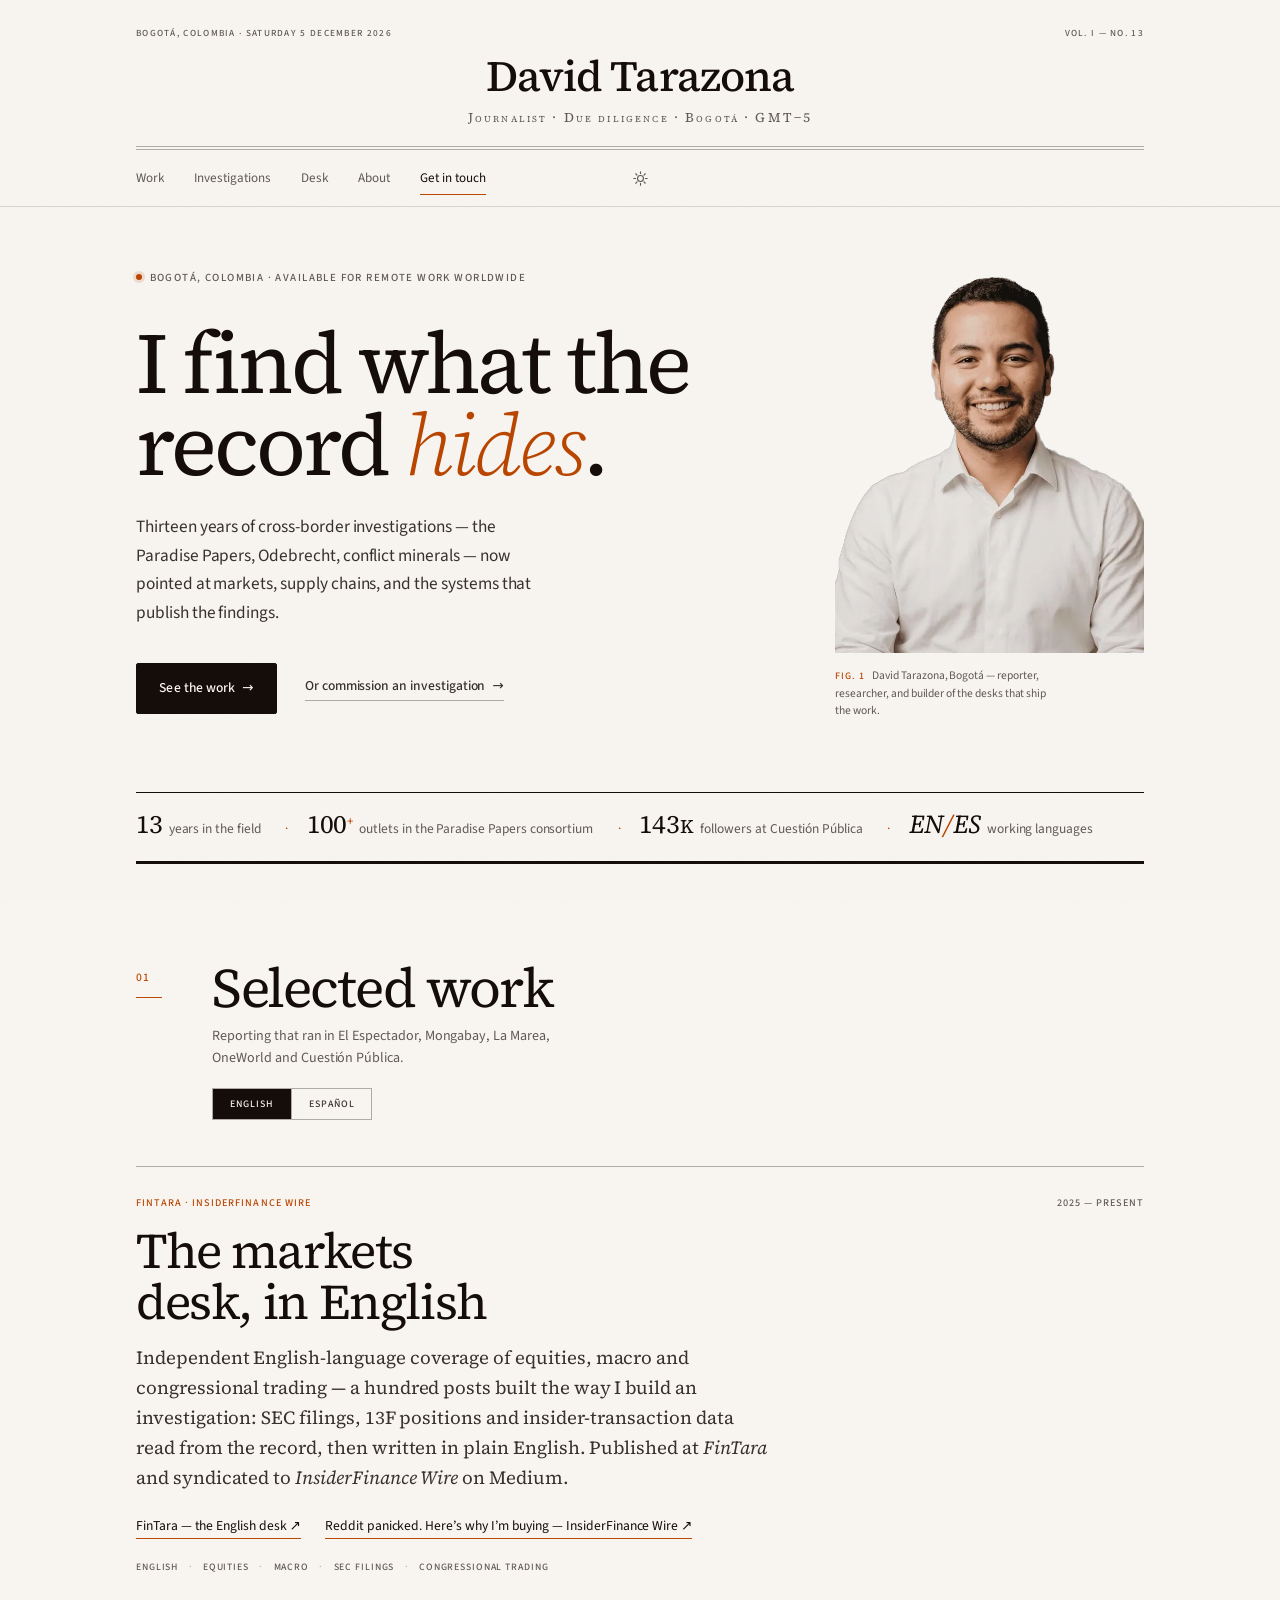
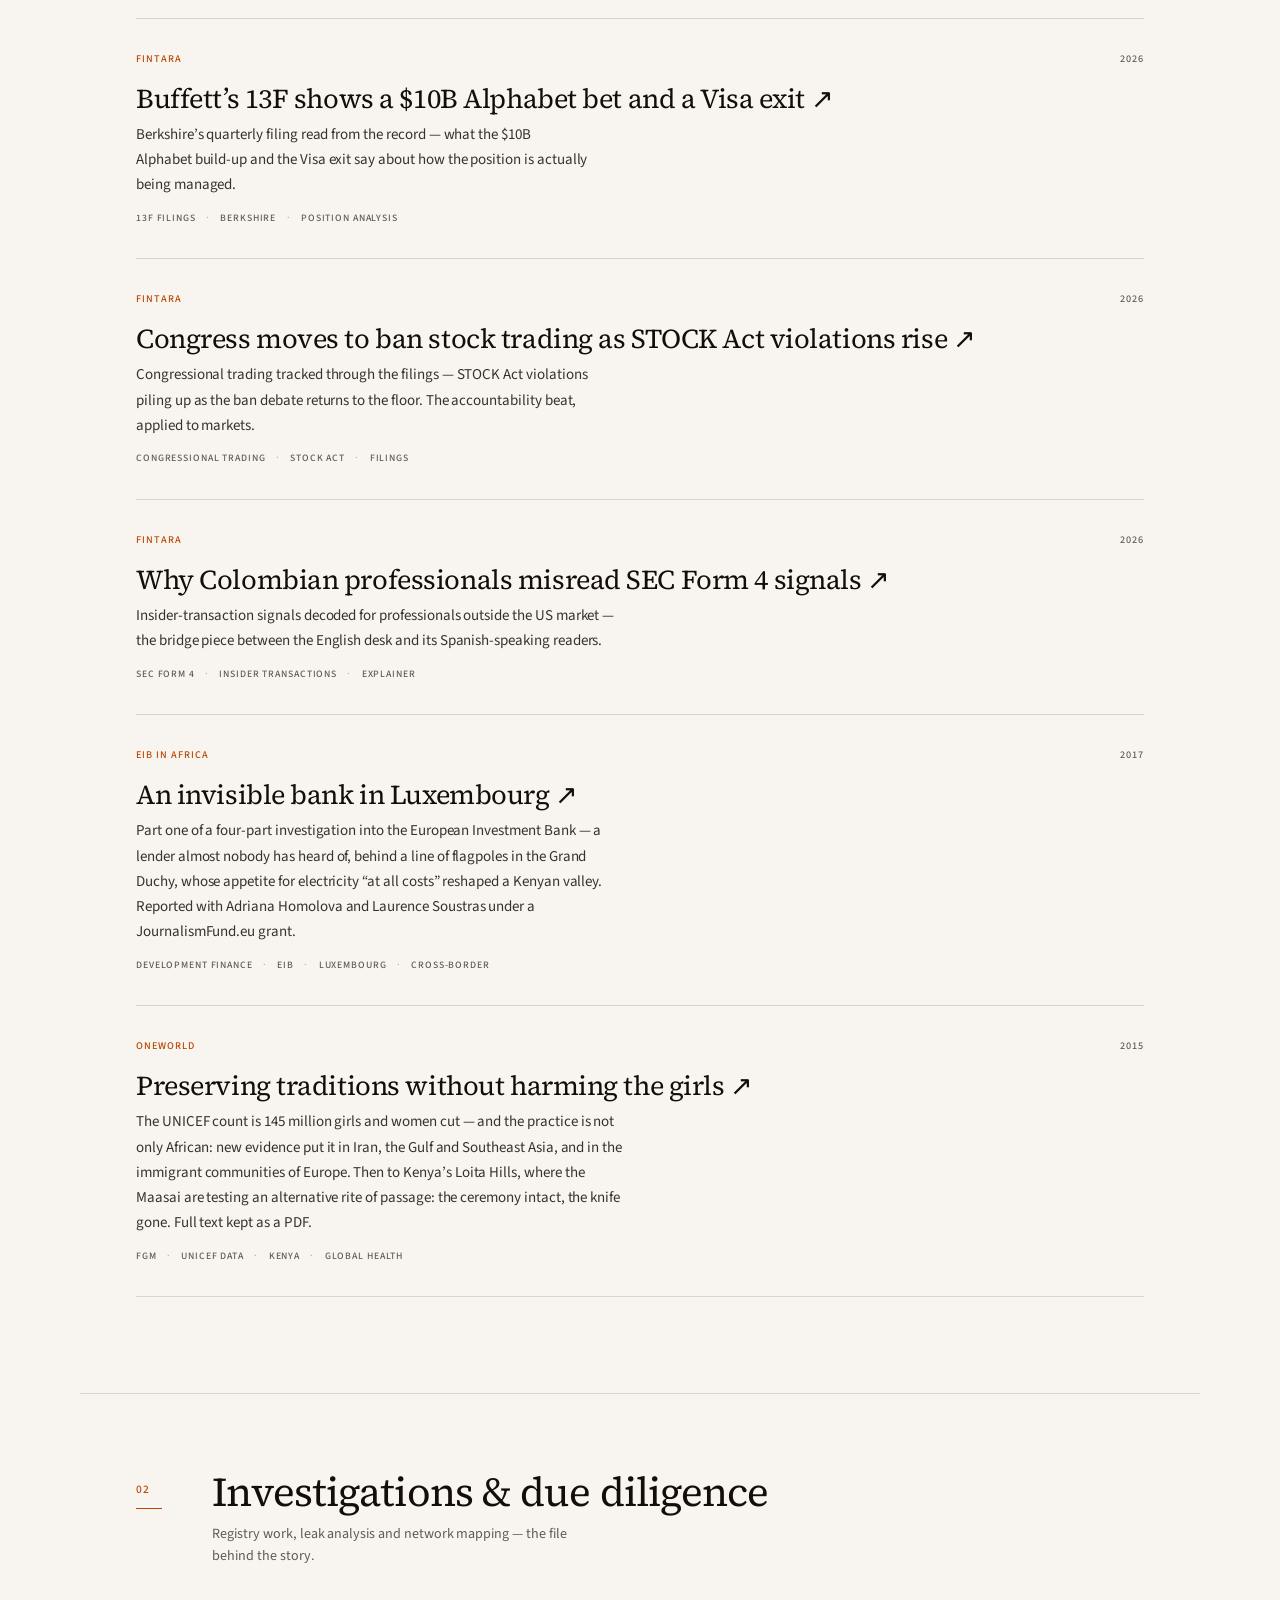
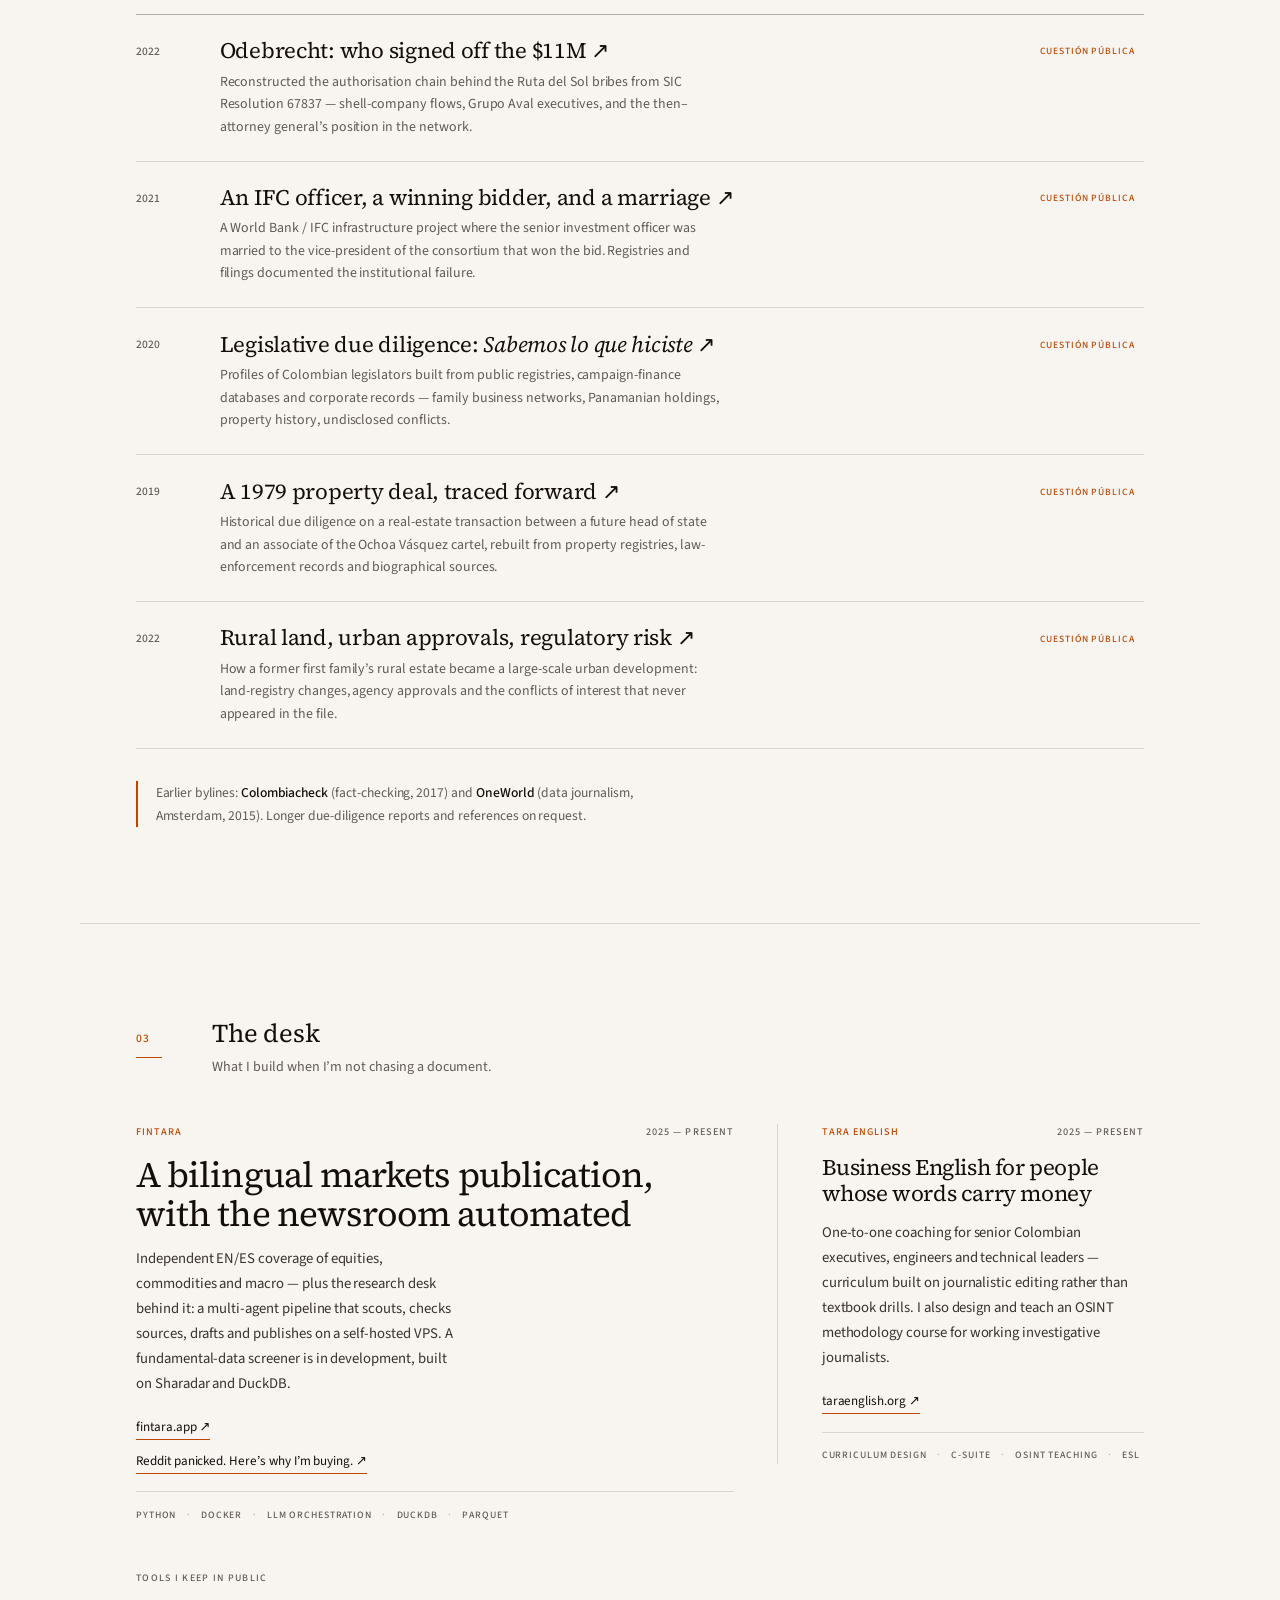
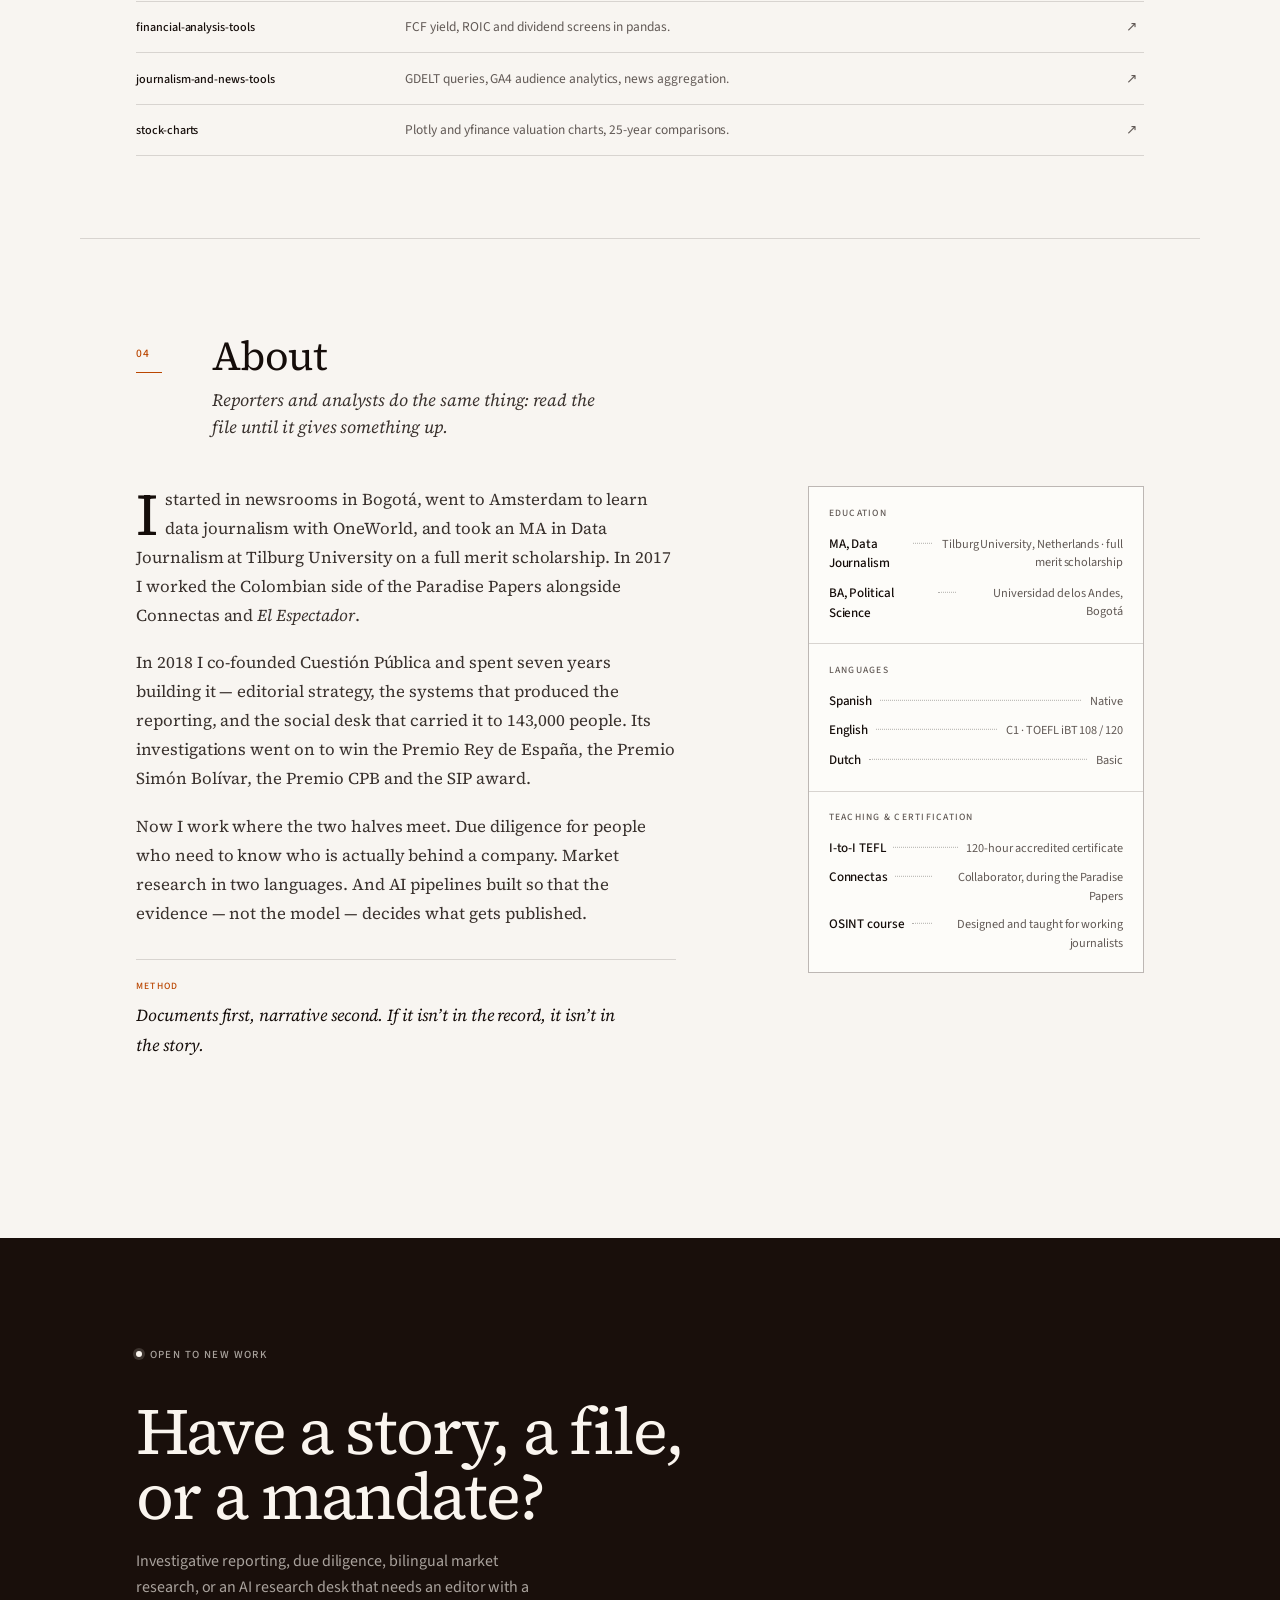
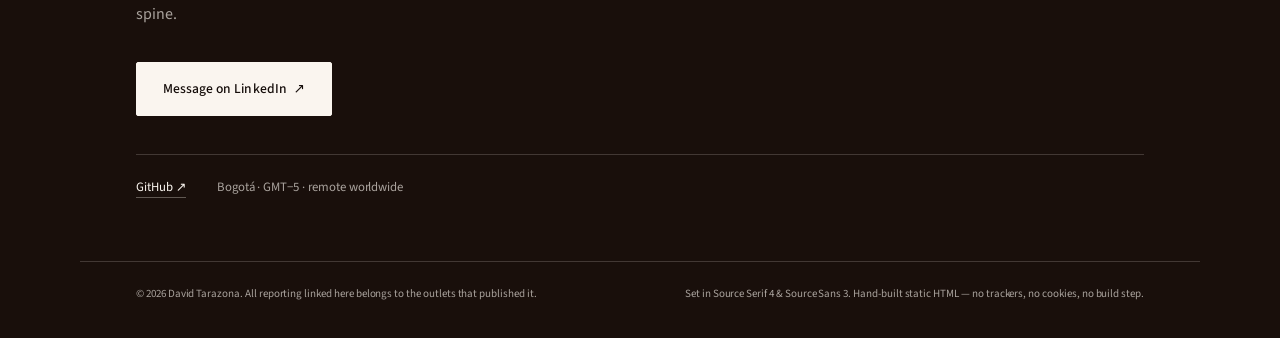
<file: index.html>
<!DOCTYPE html>
<html lang="en">
<head>
<meta charset="utf-8">
<meta name="viewport" content="width=device-width, initial-scale=1">
<title>David Tarazona — Journalist &amp; due-diligence researcher</title>
<meta name="description" content="David Tarazona is an investigative journalist and due-diligence researcher in Bogotá. Paradise Papers contributor, co-founder of Cuestión Pública, and builder of bilingual AI research desks.">
<link rel="canonical" href="https://david-tarazona.vercel.app/">
<meta name="author" content="David Tarazona">
<meta name="theme-color" content="#F8F5F1" media="(prefers-color-scheme: light)">
<meta name="theme-color" content="#14100E" media="(prefers-color-scheme: dark)">
<meta name="color-scheme" content="light dark">

<meta property="og:type" content="profile">
<meta property="og:site_name" content="David Tarazona">
<meta property="og:title" content="David Tarazona — Investigative journalist &amp; due-diligence researcher">
<meta property="og:description" content="Thirteen years of cross-border investigations — Paradise Papers, Odebrecht, conflict minerals — now pointed at markets, supply chains and the systems that publish the findings.">
<meta property="og:url" content="https://david-tarazona.vercel.app/">
<meta property="og:image" content="https://david-tarazona.vercel.app/assets/img/og.png?v=20261021">
<meta property="og:image:width" content="1200">
<meta property="og:image:height" content="630">
<meta property="og:image:alt" content="David Tarazona — investigative journalist, due diligence, AI content systems.">
<meta property="og:locale" content="en_US">
<meta property="og:locale:alternate" content="es_CO">
<meta name="twitter:card" content="summary_large_image">
<meta name="twitter:title" content="David Tarazona — Investigative journalist &amp; due-diligence researcher">
<meta name="twitter:description" content="Thirteen years of cross-border investigations, now pointed at markets and supply chains.">
<meta name="twitter:image" content="https://david-tarazona.vercel.app/assets/img/og.png?v=20261021">

<link rel="icon" href="assets/img/favicon.svg" type="image/svg+xml">
<link rel="apple-touch-icon" href="assets/img/apple-touch-icon.png">
<link rel="preload" href="assets/fonts/source-serif-4-latin.woff2" as="font" type="font/woff2" crossorigin>
<link rel="preload" href="assets/fonts/source-serif-4-italic-latin.woff2" as="font" type="font/woff2" crossorigin>
<link rel="preload" href="assets/fonts/source-sans-3-latin.woff2" as="font" type="font/woff2" crossorigin>
<link rel="stylesheet" href="assets/css/styles.css">
<script src="assets/js/theme.js"></script>

<script type="application/ld+json">{"@context":"https://schema.org","@type":"Person","name":"David Tarazona","jobTitle":"Investigative journalist & due-diligence researcher","description":"Investigative journalist in Bogotá. Paradise Papers contributor, co-founder of Cuestión Pública, contributing editor at Mongabay Latam.","url":"https://david-tarazona.vercel.app/","image":"https://david-tarazona.vercel.app/assets/img/portrait-1200.png","address":{"@type":"PostalAddress","addressLocality":"Bogotá","addressCountry":"CO"},"knowsLanguage":["es","en","nl"],"alumniOf":[{"@type":"CollegeOrUniversity","name":"Tilburg University"},{"@type":"CollegeOrUniversity","name":"Universidad de los Andes"}],"sameAs":["https://www.linkedin.com/in/david-tarazona/","https://github.com/Davidtar12"]}</script>
</head>
<body>
<a class="skip" href="#main">Skip to content</a>
<div class="progress" aria-hidden="true"><span id="progressBar"></span></div>

<header class="masthead" id="masthead">
    <div class="masthead__sheet">
      <p class="mast-line">
        <span>Bogotá, Colombia · <span id="mastDate">Tuesday, 20 October 2026</span></span>
        <span class="mast-line__edition" aria-hidden="true">Vol. I — No. 13</span>
      </p>
      <a class="mast-name" href="#top">David Tarazona</a>
      <p class="mast-role">Journalist · Due diligence · Bogotá · GMT−5</p>
      <div class="mast-rule" aria-hidden="true"></div>
    </div>
  </header>

  <nav class="nav" id="nav" aria-label="Primary">
    <div class="nav__inner">
      <a class="nav__brand" href="#top">David Tarazona</a>
      <ul class="nav__list" id="navList">
        <li><a href="#work">Work</a></li>
        <li><a href="#investigations">Investigations</a></li>
        <li><a href="#desk">Desk</a></li>
        <li><a href="#about">About</a></li>
        <li><a href="#contact">Get in touch</a></li>
      </ul>
      <div class="nav__tools">
        <button class="icon-btn" id="themeToggle" type="button" aria-label="Switch to dark theme" aria-pressed="false">
          <svg class="i-sun" viewBox="0 0 24 24" aria-hidden="true" focusable="false"><circle cx="12" cy="12" r="4.2"/><path d="M12 2.5v2.6M12 18.9v2.6M2.5 12h2.6M18.9 12h2.6M5.3 5.3l1.8 1.8M16.9 16.9l1.8 1.8M18.7 5.3l-1.8 1.8M7.1 16.9l-1.8 1.8"/></svg>
          <svg class="i-moon" viewBox="0 0 24 24" aria-hidden="true" focusable="false"><path d="M20 14.6A8.4 8.4 0 1 1 9.4 4a6.8 6.8 0 0 0 10.6 10.6Z"/></svg>
        </button>
        <button class="icon-btn menu-btn" id="menuBtn" type="button" aria-label="Open menu" aria-expanded="false" aria-controls="navList">
          <span></span><span></span>
        </button>
      </div>
    </div>
  </nav>

<main id="main">
  <a id="top" class="anchor" aria-hidden="true"></a>


  <section class="hero" aria-labelledby="heroTitle">
    <div class="hero__grid">
      <div class="hero__body">
        <p class="kicker">
          <span class="kicker__dot" aria-hidden="true"></span>
          Bogotá, Colombia · Available for remote work worldwide
        </p>
        <h1 class="hero__title" id="heroTitle">
          I find what the<br>record <em>hides</em>.
        </h1>
        <p class="hero__lede">
          Thirteen years of cross-border investigations — the Paradise Papers, Odebrecht,
          conflict minerals — now pointed at markets, supply chains, and the systems that
          publish the findings.
        </p>
        <div class="hero__actions">
          <a class="btn" href="#work">See the work <span aria-hidden="true">→</span></a>
          <a class="text-link" href="#contact">Or commission an investigation <span aria-hidden="true">→</span></a>
        </div>
      </div>

      <figure class="hero__figure">
        <div class="portrait">
          <picture>
            <source type="image/webp" srcset="assets/img/portrait-600.webp 600w, assets/img/portrait-1200.webp 1200w" sizes="(max-width: 900px) 92vw, 380px">
            <img src="assets/img/portrait-1200.png" srcset="assets/img/portrait-600.png 600w, assets/img/portrait-1200.png 1200w" sizes="(max-width: 900px) 92vw, 380px" width="1200" height="1500" alt="Portrait of David Tarazona" fetchpriority="high">
          </picture>
        </div>
        <figcaption>
          <span class="fig-label">Fig. 1</span>
          David Tarazona, Bogotá — reporter, researcher, and builder of the desks that ship the work.
        </figcaption>
      </figure>
    </div>

    <ul class="pressmark">
      <li><span class="num">13</span> years in the field</li>
      <li><span class="num"><span class="sr-only">more than 100</span><span aria-hidden="true">100<span class="num__plus">+</span></span></span> outlets in the Paradise Papers consortium</li>
      <li><span class="num"><span class="sr-only">143 thousand</span><span aria-hidden="true">143<span class="num__unit">K</span></span></span> followers at Cuestión Pública</li>
      <li><span class="num num--word">EN<span class="slash">/</span>ES</span> working languages</li>
    </ul>
  </section>

  <section class="section" id="work" aria-labelledby="workTitle">
    <header class="section__head">
      <p class="section__index" aria-hidden="true">01</p>
      <div class="section__headText">
        <h2 class="section__title section__title--lead" id="workTitle">Selected work</h2>
        <p class="section__note">Reporting that ran in El Espectador, Mongabay, La Marea, OneWorld and Cuestión Pública.</p>
        <div class="lang-toggle" role="group" aria-label="Filter selected work by language">
          <button type="button" class="lang-btn" data-lang-btn="en">English</button>
          <button type="button" class="lang-btn" data-lang-btn="es">Español</button>
        </div>
      </div>
    </header>

    <article class="lead-story" data-lang="en">
      <p class="meta-line">
        <span class="meta-line__outlet">FinTara · InsiderFinance Wire</span>
        <span class="meta-line__year">2025 — present</span>
      </p>
      <h3 class="lead-story__title">The markets desk, in English</h3>
      <p class="lead-story__dek">
        Independent English-language coverage of equities, macro and congressional trading —
        a hundred posts built the way I build an investigation: SEC filings, 13F positions and
        insider-transaction data read from the record, then written in plain English. Published
        at <em>FinTara</em> and syndicated to <em>InsiderFinance Wire</em> on Medium.
      </p>
      <ul class="story-links">
        <li><a href="https://fintara.app/blog" target="_blank" rel="noopener noreferrer">FinTara — the English desk <span aria-hidden="true">↗</span></a></li>
        <li><a href="https://wire.insiderfinance.io/reddit-the-market-panicked-heres-why-i-m-buying-bd11081476db" target="_blank" rel="noopener noreferrer">Reddit panicked. Here’s why I’m buying — InsiderFinance Wire <span aria-hidden="true">↗</span></a></li>
      </ul>
      <p class="kv"><span>English</span><span>Equities</span><span>Macro</span><span>SEC filings</span><span>Congressional trading</span></p>
    </article>

    <article class="lead-story" data-lang="es">
      <p class="meta-line">
        <span class="meta-line__outlet">Connectas · El Espectador</span>
        <span class="meta-line__year">2017</span>
      </p>
      <h3 class="lead-story__title">Paradise Papers — the Colombia chapter</h3>
      <p class="lead-story__dek">
        Part of the Paradise Papers’ 100-outlet global consortium. I worked the Colombian slice of the
        leak: offshore structures tied to Ecopetrol, to then–Defence Minister Gabriel Silva
        Luján, and to the circle around President Juan Manuel Santos. The findings ran in
        <em>El Espectador</em> and in the consortium’s public database.
      </p>
      <ul class="story-links">
        <li><a href="https://www.elespectador.com/noticias/el-mundo/gabriel-silva-lujan-el-hombre-global-articulo-721574" target="_blank" rel="noopener noreferrer">Gabriel Silva Luján, el hombre global <span aria-hidden="true">↗</span></a></li>
        <li><a href="https://www.elespectador.com/noticias/el-mundo/la-cara-offshore-de-ecopetrol-articulo-721577" target="_blank" rel="noopener noreferrer">La cara offshore de Ecopetrol <span aria-hidden="true">↗</span></a></li>
      </ul>
      <p class="kv"><span>Connectas</span><span>Offshore finance</span><span>Beneficial ownership</span><span>Cross-border</span></p>
    </article>

    <ol class="stories">
      <li class="story" data-lang="en">
        <p class="meta-line">
          <span class="meta-line__outlet">FinTara</span>
          <span class="meta-line__year">2026</span>
        </p>
        <h3 class="story__title"><a href="https://fintara.app/blog/buffett-13f-alphabet-bet-visa-exit" target="_blank" rel="noopener noreferrer">Buffett’s 13F shows a $10B Alphabet bet and a Visa exit <span aria-hidden="true">↗</span></a></h3>
        <p class="story__dek">
          Berkshire’s quarterly filing read from the record — what the $10B Alphabet build-up
          and the Visa exit say about how the position is actually being managed.
        </p>
        <p class="kv"><span>13F filings</span><span>Berkshire</span><span>Position analysis</span></p>
      </li>

      <li class="story" data-lang="en">
        <p class="meta-line">
          <span class="meta-line__outlet">FinTara</span>
          <span class="meta-line__year">2026</span>
        </p>
        <h3 class="story__title"><a href="https://fintara.app/blog/congress-moves-to-ban-stock-trading-as-stock-act-violations-rise" target="_blank" rel="noopener noreferrer">Congress moves to ban stock trading as STOCK Act violations rise <span aria-hidden="true">↗</span></a></h3>
        <p class="story__dek">
          Congressional trading tracked through the filings — STOCK Act violations piling up as
          the ban debate returns to the floor. The accountability beat, applied to markets.
        </p>
        <p class="kv"><span>Congressional trading</span><span>STOCK Act</span><span>Filings</span></p>
      </li>

      <li class="story" data-lang="en">
        <p class="meta-line">
          <span class="meta-line__outlet">FinTara</span>
          <span class="meta-line__year">2026</span>
        </p>
        <h3 class="story__title"><a href="https://fintara.app/blog/sec-form-4-insider-trading-explained" target="_blank" rel="noopener noreferrer">Why Colombian professionals misread SEC Form 4 signals <span aria-hidden="true">↗</span></a></h3>
        <p class="story__dek">
          Insider-transaction signals decoded for professionals outside the US market — the
          bridge piece between the English desk and its Spanish-speaking readers.
        </p>
        <p class="kv"><span>SEC Form 4</span><span>Insider transactions</span><span>Explainer</span></p>
      </li>

      <li class="story story--feature" data-lang="es">
        <div class="story__main">
          <p class="meta-line">
            <span class="meta-line__outlet">Cuestión Pública</span>
            <span class="meta-line__year">2018 — 2025</span>
          </p>
          <h3 class="story__title"><a href="https://cuestionpublica.com" target="_blank" rel="noopener noreferrer">Co-founder: from zero to a newsroom people trust <span aria-hidden="true">↗</span></a></h3>
          <p class="story__dek">
            Co-founded the outlet and built its editorial strategy, content systems and social
            desk — 143,000 followers across 5,238 posts. The work covered Odebrecht,
            congressional asset disclosures and organised crime across two administrations.
          </p>

          <ul class="awards" aria-label="Awards won by Cuestión Pública">
            <li><span class="awards__mark" aria-hidden="true"></span>Premio CPB</li>
            <li><span class="awards__mark" aria-hidden="true"></span>Premio Rey de España</li>
            <li><span class="awards__mark" aria-hidden="true"></span>Premio Simón Bolívar</li>
            <li><span class="awards__mark" aria-hidden="true"></span>SIP</li>
          </ul>

          <p class="kv"><span>Co-founder</span><span>Editorial systems</span><span>Audience</span><span>4 awards</span></p>
        </div>

        <figure class="story__figure">
          <a class="story__shot" href="https://www.instagram.com/cuestionp/" target="_blank" rel="noopener noreferrer">
            <picture>
              <source srcset="assets/img/cuestionp-instagram.webp" type="image/webp">
              <img src="assets/img/cuestionp-instagram.jpg" width="1000" height="784" alt="Cuestión Pública Instagram profile — 143K followers, 5,238 posts" loading="lazy" decoding="async">
            </picture>
          </a>
          <figcaption>
            <span class="fig-label">Fig. 2</span>
            <a href="https://www.instagram.com/cuestionp/" target="_blank" rel="noopener noreferrer">Cuestión Pública on Instagram <span aria-hidden="true">↗</span></a> — 143K followers, 5,238 posts, built from zero.
          </figcaption>
        </figure>
      </li>

      <li class="story" data-lang="es">
        <p class="meta-line">
          <span class="meta-line__outlet">Mongabay Latam</span>
          <span class="meta-line__year">2022 — 2024</span>
        </p>
        <h3 class="story__title"><a href="https://es.mongabay.com/2023/12/coltan-oro-pistas-clandestinas-grupos-armados-desangran-al-guainia/" target="_blank" rel="noopener noreferrer">Contributing editor: who profits from the Guainía gold rush <span aria-hidden="true">↗</span></a></h3>
        <p class="story__dek">
          Reported and edited long-form environmental investigations for Mongabay’s
          Spanish-language desk — deforestation, extractive industries and biodiversity loss
          across Colombia and the wider region.
        </p>
        <p class="kv"><span>Environmental reporting</span><span>Long-form</span><span>Spanish / English</span></p>
      </li>

      <li class="story" data-lang="es">
        <p class="meta-line">
          <span class="meta-line__outlet">La Marea · JournalismFund.eu</span>
          <span class="meta-line__year">2016 — 2017</span>
        </p>
        <h3 class="story__title"><a href="https://www.lamarea.com/2017/08/11/b/" target="_blank" rel="noopener noreferrer">The EIB in Kenya: a geothermal plant and the Maasai who lost the land <span aria-hidden="true">↗</span></a></h3>
        <p class="story__dek">
          Grant-funded investigation into the European Investment Bank’s financing of the
          Olkaria geothermal project and the displacement of Maasai communities around it.
          Published in <em>La Marea</em> (Spain) and syndicated across European outlets.
        </p>
        <p class="kv"><span>JournalismFund.eu grant</span><span>Development finance</span><span>Field reporting</span></p>
      </li>

      <li class="story" data-lang="en">
        <p class="meta-line">
          <span class="meta-line__outlet">EIB in Africa</span>
          <span class="meta-line__year">2017</span>
        </p>
        <h3 class="story__title"><a href="https://web.archive.org/web/20201230141827/https://www.eibinafrica.eu/invisible-bank-in-luxembourg/" target="_blank" rel="noopener noreferrer">An invisible bank in Luxembourg <span aria-hidden="true">↗</span></a></h3>
        <p class="story__dek">
          Part one of a four-part investigation into the European Investment Bank — a lender
          almost nobody has heard of, behind a line of flagpoles in the Grand Duchy, whose
          appetite for electricity “at all costs” reshaped a Kenyan valley. Reported with
          Adriana Homolova and Laurence Soustras under a JournalismFund.eu grant.
        </p>
        <p class="kv"><span>Development finance</span><span>EIB</span><span>Luxembourg</span><span>Cross-border</span></p>
      </li>

      <li class="story" data-lang="en">
        <p class="meta-line">
          <span class="meta-line__outlet">OneWorld</span>
          <span class="meta-line__year">2015</span>
        </p>
        <h3 class="story__title"><a href="assets/docs/preserving-traditions-without-harming-the-girls.pdf" target="_blank" rel="noopener noreferrer">Preserving traditions without harming the girls <span aria-hidden="true">↗</span></a></h3>
        <p class="story__dek">
          The UNICEF count is 145 million girls and women cut — and the practice is not only
          African: new evidence put it in Iran, the Gulf and Southeast Asia, and in the
          immigrant communities of Europe. Then to Kenya’s Loita Hills, where the Maasai are
          testing an alternative rite of passage: the ceremony intact, the knife gone. Full
          text kept as a PDF.
        </p>
        <p class="kv"><span>FGM</span><span>UNICEF data</span><span>Kenya</span><span>Global health</span></p>
      </li>
    </ol>
  </section>

  <section class="section" id="investigations" aria-labelledby="invTitle">
    <header class="section__head">
      <p class="section__index" aria-hidden="true">02</p>
      <div class="section__headText">
        <h2 class="section__title" id="invTitle">Investigations &amp; due diligence</h2>
        <p class="section__note">Registry work, leak analysis and network mapping — the file behind the story.</p>
      </div>
    </header>

    <ol class="index-list">
      <li class="index-row">
        <p class="index-row__year">2022</p>
        <div class="index-row__body">
          <h3 class="index-row__title"><a href="https://cuestionpublica.com/corfi-rueda-ejecutivos-salpicados-avalbrecht/" target="_blank" rel="noopener noreferrer">Odebrecht: who signed off the $11M <span aria-hidden="true">↗</span></a></h3>
          <p class="index-row__dek">Reconstructed the authorisation chain behind the Ruta del Sol bribes from SIC Resolution 67837 — shell-company flows, Grupo Aval executives, and the then–attorney general’s position in the network.</p>
        </div>
        <p class="index-row__outlet">Cuestión Pública</p>
      </li>

      <li class="index-row">
        <p class="index-row__year">2021</p>
        <div class="index-row__body">
          <h3 class="index-row__title"><a href="https://cuestionpublica.com/ifc-banco-mundial-ruta-del-sol-guarin-ulloa-structure/" target="_blank" rel="noopener noreferrer">An IFC officer, a winning bidder, and a marriage <span aria-hidden="true">↗</span></a></h3>
          <p class="index-row__dek">A World Bank / IFC infrastructure project where the senior investment officer was married to the vice-president of the consortium that won the bid. Registries and filings documented the institutional failure.</p>
        </div>
        <p class="index-row__outlet">Cuestión Pública</p>
      </li>

      <li class="index-row">
        <p class="index-row__year">2020</p>
        <div class="index-row__body">
          <h3 class="index-row__title"><a href="https://cuestionpublica.com/sabemos-lo-que-hiciste/" target="_blank" rel="noopener noreferrer">Legislative due diligence: <em>Sabemos lo que hiciste</em> <span aria-hidden="true">↗</span></a></h3>
          <p class="index-row__dek">Profiles of Colombian legislators built from public registries, campaign-finance databases and corporate records — family business networks, Panamanian holdings, property history, undisclosed conflicts.</p>
        </div>
        <p class="index-row__outlet">Cuestión Pública</p>
      </li>

      <li class="index-row">
        <p class="index-row__year">2019</p>
        <div class="index-row__body">
          <h3 class="index-row__title"><a href="https://cuestionpublica.com/apartamento-soltero-uribe-ochoa/" target="_blank" rel="noopener noreferrer">A 1979 property deal, traced forward <span aria-hidden="true">↗</span></a></h3>
          <p class="index-row__dek">Historical due diligence on a real-estate transaction between a future head of state and an associate of the Ochoa Vásquez cartel, rebuilt from property registries, law-enforcement records and biographical sources.</p>
        </div>
        <p class="index-row__outlet">Cuestión Pública</p>
      </li>

      <li class="index-row">
        <p class="index-row__year">2022</p>
        <div class="index-row__body">
          <h3 class="index-row__title"><a href="https://cuestionpublica.com/californication/" target="_blank" rel="noopener noreferrer">Rural land, urban approvals, regulatory risk <span aria-hidden="true">↗</span></a></h3>
          <p class="index-row__dek">How a former first family’s rural estate became a large-scale urban development: land-registry changes, agency approvals and the conflicts of interest that never appeared in the file.</p>
        </div>
        <p class="index-row__outlet">Cuestión Pública</p>
      </li>
    </ol>

    <p class="aside-note">
      Earlier bylines: <strong>Colombiacheck</strong> (fact-checking, 2017) and
      <strong>OneWorld</strong> (data journalism, Amsterdam, 2015). Longer due-diligence
      reports and references on request.
    </p>
  </section>

  <section class="section" id="desk" aria-labelledby="deskTitle">
    <header class="section__head">
      <p class="section__index" aria-hidden="true">03</p>
      <div class="section__headText">
        <h2 class="section__title section__title--quiet" id="deskTitle">The desk</h2>
        <p class="section__note">What I build when I’m not chasing a document.</p>
      </div>
    </header>

    <div class="desk-grid">
      <article class="desk-card">
        <p class="meta-line">
          <span class="meta-line__outlet">FinTara</span>
          <span class="meta-line__year">2025 — present</span>
        </p>
        <h3 class="desk-card__title">A bilingual markets publication, with the newsroom automated</h3>
        <p class="desk-card__dek">
          Independent EN/ES coverage of equities, commodities and macro — plus the research
          desk behind it: a multi-agent pipeline that scouts, checks sources, drafts and
          publishes on a self-hosted VPS. A fundamental-data screener is in development,
          built on Sharadar and DuckDB.
        </p>
        <ul class="story-links">
          <li><a href="https://fintara.app" target="_blank" rel="noopener noreferrer">fintara.app <span aria-hidden="true">↗</span></a></li>
          <li><a href="https://wire.insiderfinance.io/reddit-the-market-panicked-heres-why-i-m-buying-bd11081476db" target="_blank" rel="noopener noreferrer">Reddit panicked. Here’s why I’m buying. <span aria-hidden="true">↗</span></a></li>
        </ul>
        <p class="kv"><span>Python</span><span>Docker</span><span>LLM orchestration</span><span>DuckDB</span><span>Parquet</span></p>
      </article>

      <article class="desk-card">
        <p class="meta-line">
          <span class="meta-line__outlet">Tara English</span>
          <span class="meta-line__year">2025 — present</span>
        </p>
        <h3 class="desk-card__title">Business English for people whose words carry money</h3>
        <p class="desk-card__dek">
          One-to-one coaching for senior Colombian executives, engineers and technical
          leaders — curriculum built on journalistic editing rather than textbook drills.
          I also design and teach an OSINT methodology course for working investigative
          journalists.
        </p>
        <ul class="story-links">
          <li><a href="https://www.taraenglish.org" target="_blank" rel="noopener noreferrer">taraenglish.org <span aria-hidden="true">↗</span></a></li>
        </ul>
        <p class="kv"><span>Curriculum design</span><span>C-suite</span><span>OSINT teaching</span><span>ESL</span></p>
      </article>
    </div>

    <div class="repos">
      <h3 class="repos__title">Tools I keep in public</h3>
      <ul class="repo-list">
        <li>
          <a href="https://github.com/Davidtar12/financial-analysis-tools" target="_blank" rel="noopener noreferrer">
            <span class="repo-list__name">financial-analysis-tools</span>
            <span class="repo-list__desc">FCF yield, ROIC and dividend screens in pandas.</span>
            <span class="repo-list__arrow" aria-hidden="true">↗</span>
          </a>
        </li>
        <li>
          <a href="https://github.com/Davidtar12/journalism-and-news-tools" target="_blank" rel="noopener noreferrer">
            <span class="repo-list__name">journalism-and-news-tools</span>
            <span class="repo-list__desc">GDELT queries, GA4 audience analytics, news aggregation.</span>
            <span class="repo-list__arrow" aria-hidden="true">↗</span>
          </a>
        </li>
        <li>
          <a href="https://github.com/Davidtar12/stock-charts" target="_blank" rel="noopener noreferrer">
            <span class="repo-list__name">stock-charts</span>
            <span class="repo-list__desc">Plotly and yfinance valuation charts, 25-year comparisons.</span>
            <span class="repo-list__arrow" aria-hidden="true">↗</span>
          </a>
        </li>
      </ul>
    </div>
  </section>

  <section class="section section--about" id="about" aria-labelledby="aboutTitle">
    <header class="section__head">
      <p class="section__index" aria-hidden="true">04</p>
      <div class="section__headText">
        <h2 class="section__title" id="aboutTitle">About</h2>
        <p class="section__note section__note--standfirst">Reporters and analysts do the same thing: read the file until it gives something up.</p>
      </div>
    </header>

    <div class="about">
      <div class="about__prose">
        <p class="dropcap">
          I started in newsrooms in Bogotá, went to Amsterdam to learn data journalism with
          OneWorld, and took an MA in Data Journalism at Tilburg University on a full merit
          scholarship. In 2017 I worked the Colombian side of the Paradise Papers alongside
          Connectas and <em>El Espectador</em>.
        </p>
        <p>
          In 2018 I co-founded Cuestión Pública and spent seven years building it — editorial
          strategy, the systems that produced the reporting, and the social desk that carried
          it to 143,000 people. Its investigations went on to win the Premio Rey de España, the
          Premio Simón Bolívar, the Premio CPB and the SIP award.
        </p>
        <p>
          Now I work where the two halves meet. Due diligence for people who need to know who
          is actually behind a company. Market research in two languages. And AI pipelines
          built so that the evidence — not the model — decides what gets published.
        </p>

        <p class="principle">
          <span class="principle__label">Method</span>
          Documents first, narrative second. If it isn’t in the record, it isn’t in the story.
        </p>
      </div>

      <aside class="about__side" aria-label="Credentials">
        <div class="cred-card">
          <h3 class="cred-card__title">Education</h3>
          <dl class="cred-list">
            <div>
              <dt>MA, Data Journalism</dt>
              <dd>Tilburg University, Netherlands · full merit scholarship</dd>
            </div>
            <div>
              <dt>BA, Political Science</dt>
              <dd>Universidad de los Andes, Bogotá</dd>
            </div>
          </dl>
        </div>

        <div class="cred-card">
          <h3 class="cred-card__title">Languages</h3>
          <dl class="cred-list">
            <div><dt>Spanish</dt><dd>Native</dd></div>
            <div><dt>English</dt><dd>C1 · TOEFL iBT 108 / 120</dd></div>
            <div><dt>Dutch</dt><dd>Basic</dd></div>
          </dl>
        </div>

        <div class="cred-card">
          <h3 class="cred-card__title">Teaching &amp; certification</h3>
          <dl class="cred-list">
            <div><dt>I-to-I TEFL</dt><dd>120-hour accredited certificate</dd></div>
            <div><dt>Connectas</dt><dd>Collaborator, during the Paradise Papers</dd></div>
            <div><dt>OSINT course</dt><dd>Designed and taught for working journalists</dd></div>
          </dl>
        </div>
      </aside>
    </div>
  </section>

  <section class="contact" id="contact" aria-labelledby="contactTitle">
    <div class="contact__inner">
      <p class="kicker kicker--invert"><span class="kicker__dot" aria-hidden="true"></span>Open to new work</p>
      <h2 class="contact__title" id="contactTitle">Have a story, a file,<br>or a mandate?</h2>
      <p class="contact__dek">
        Investigative reporting, due diligence, bilingual market research, or an AI research
        desk that needs an editor with a spine.
      </p>
      <a class="btn btn--invert" href="https://www.linkedin.com/in/david-tarazona/" target="_blank" rel="noopener noreferrer">Message on LinkedIn <span aria-hidden="true">↗</span></a>
      <ul class="contact__links">
        <li><a href="https://github.com/Davidtar12" target="_blank" rel="noopener noreferrer">GitHub <span aria-hidden="true">↗</span></a></li>
        <li><span>Bogotá · GMT−5 · remote worldwide</span></li>
      </ul>
    </div>
  </section>
</main>

<footer class="colophon">
  <div class="colophon__inner">
    <p>© 2026 David Tarazona. All reporting linked here belongs to the outlets that published it.</p>
    <p>Set in Source Serif 4 &amp; Source Sans 3. Hand-built static HTML — no trackers, no cookies, no build step.</p>
  </div>
</footer>

<script src="assets/js/main.js" defer></script>
</body>
</html>
</file>
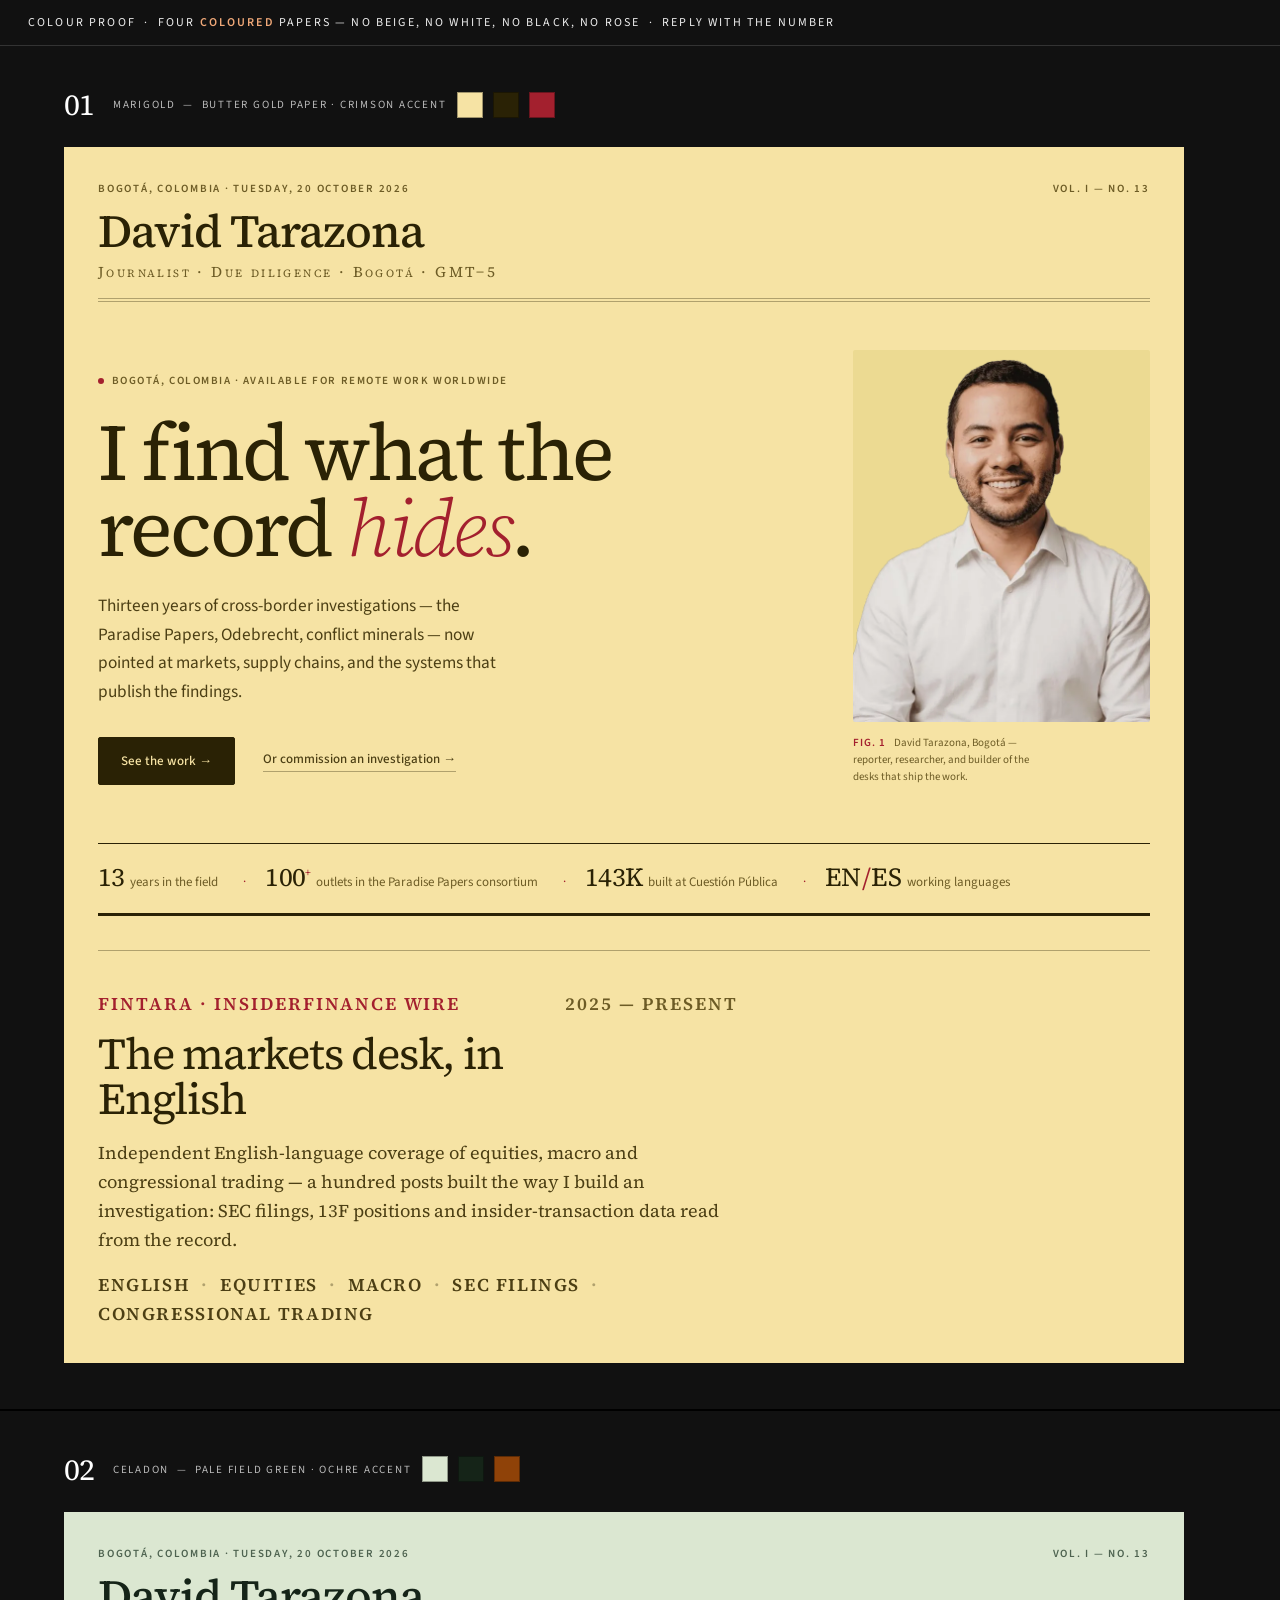
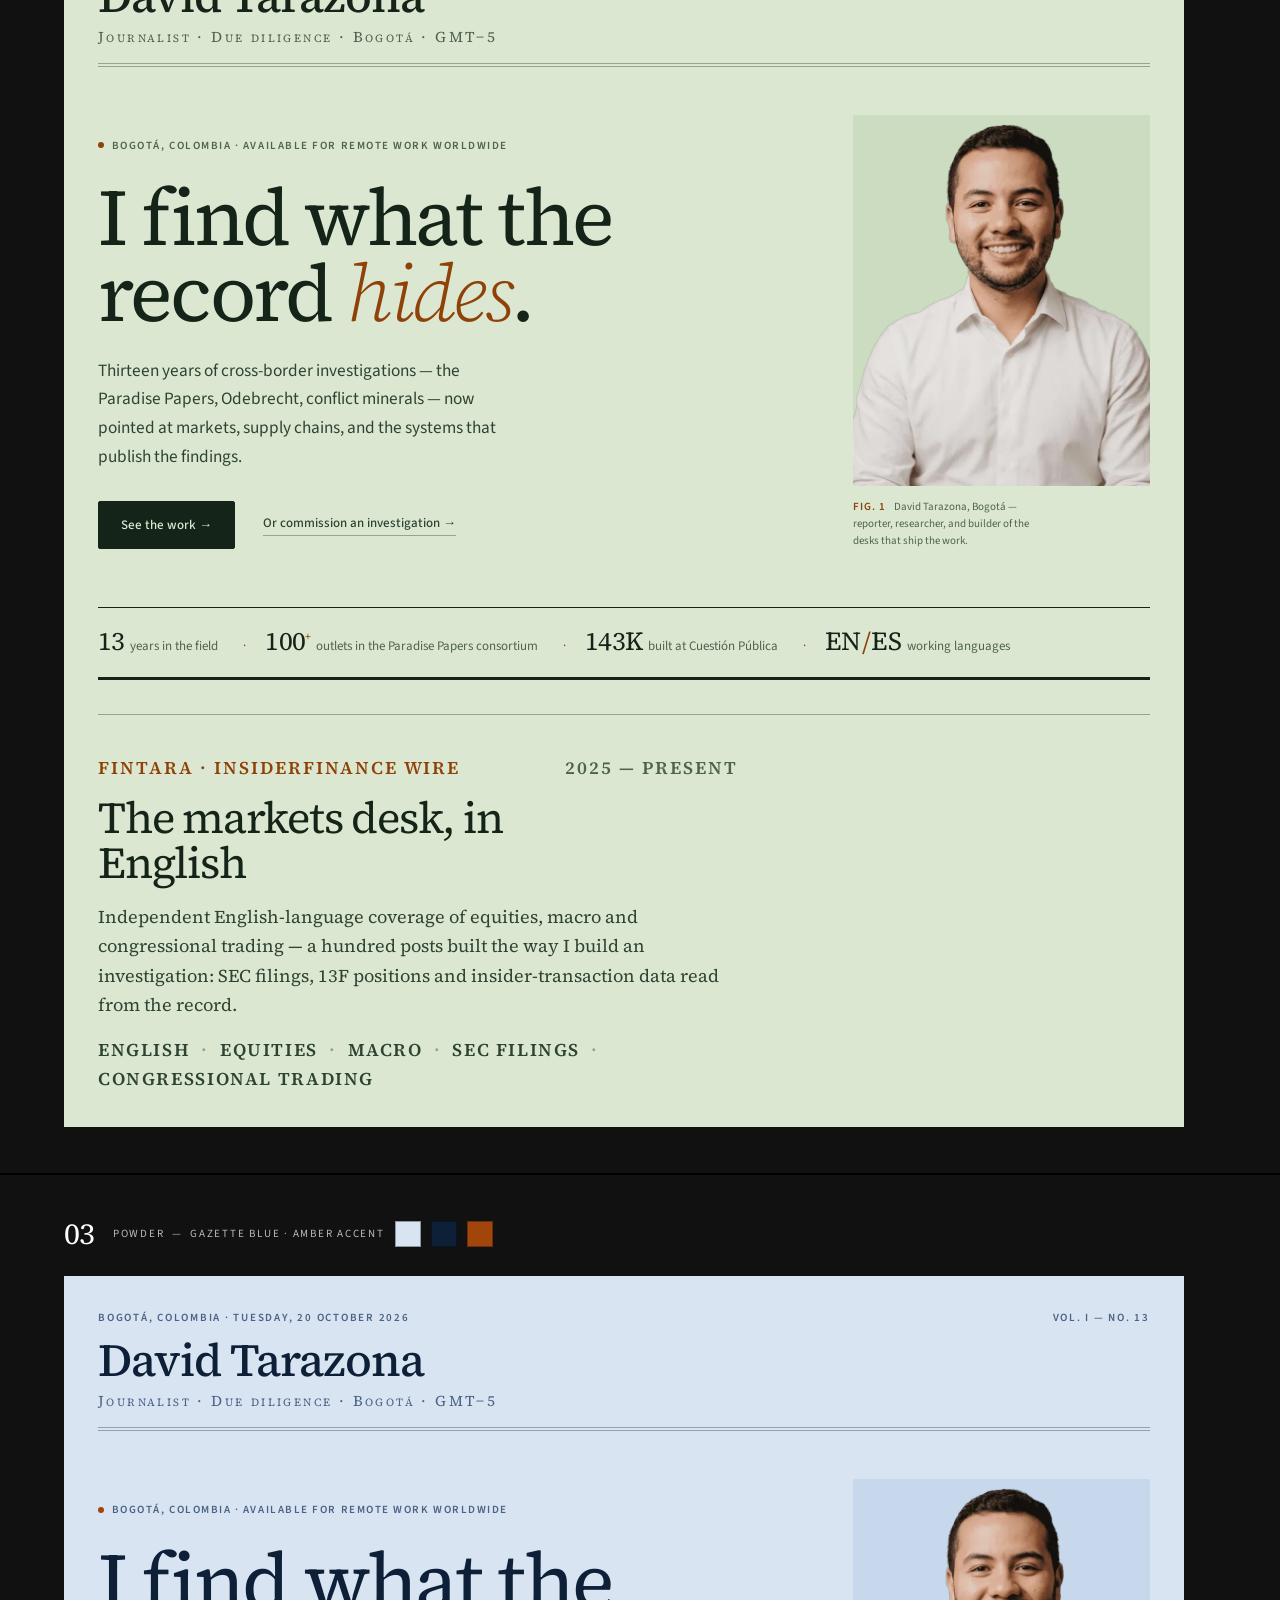
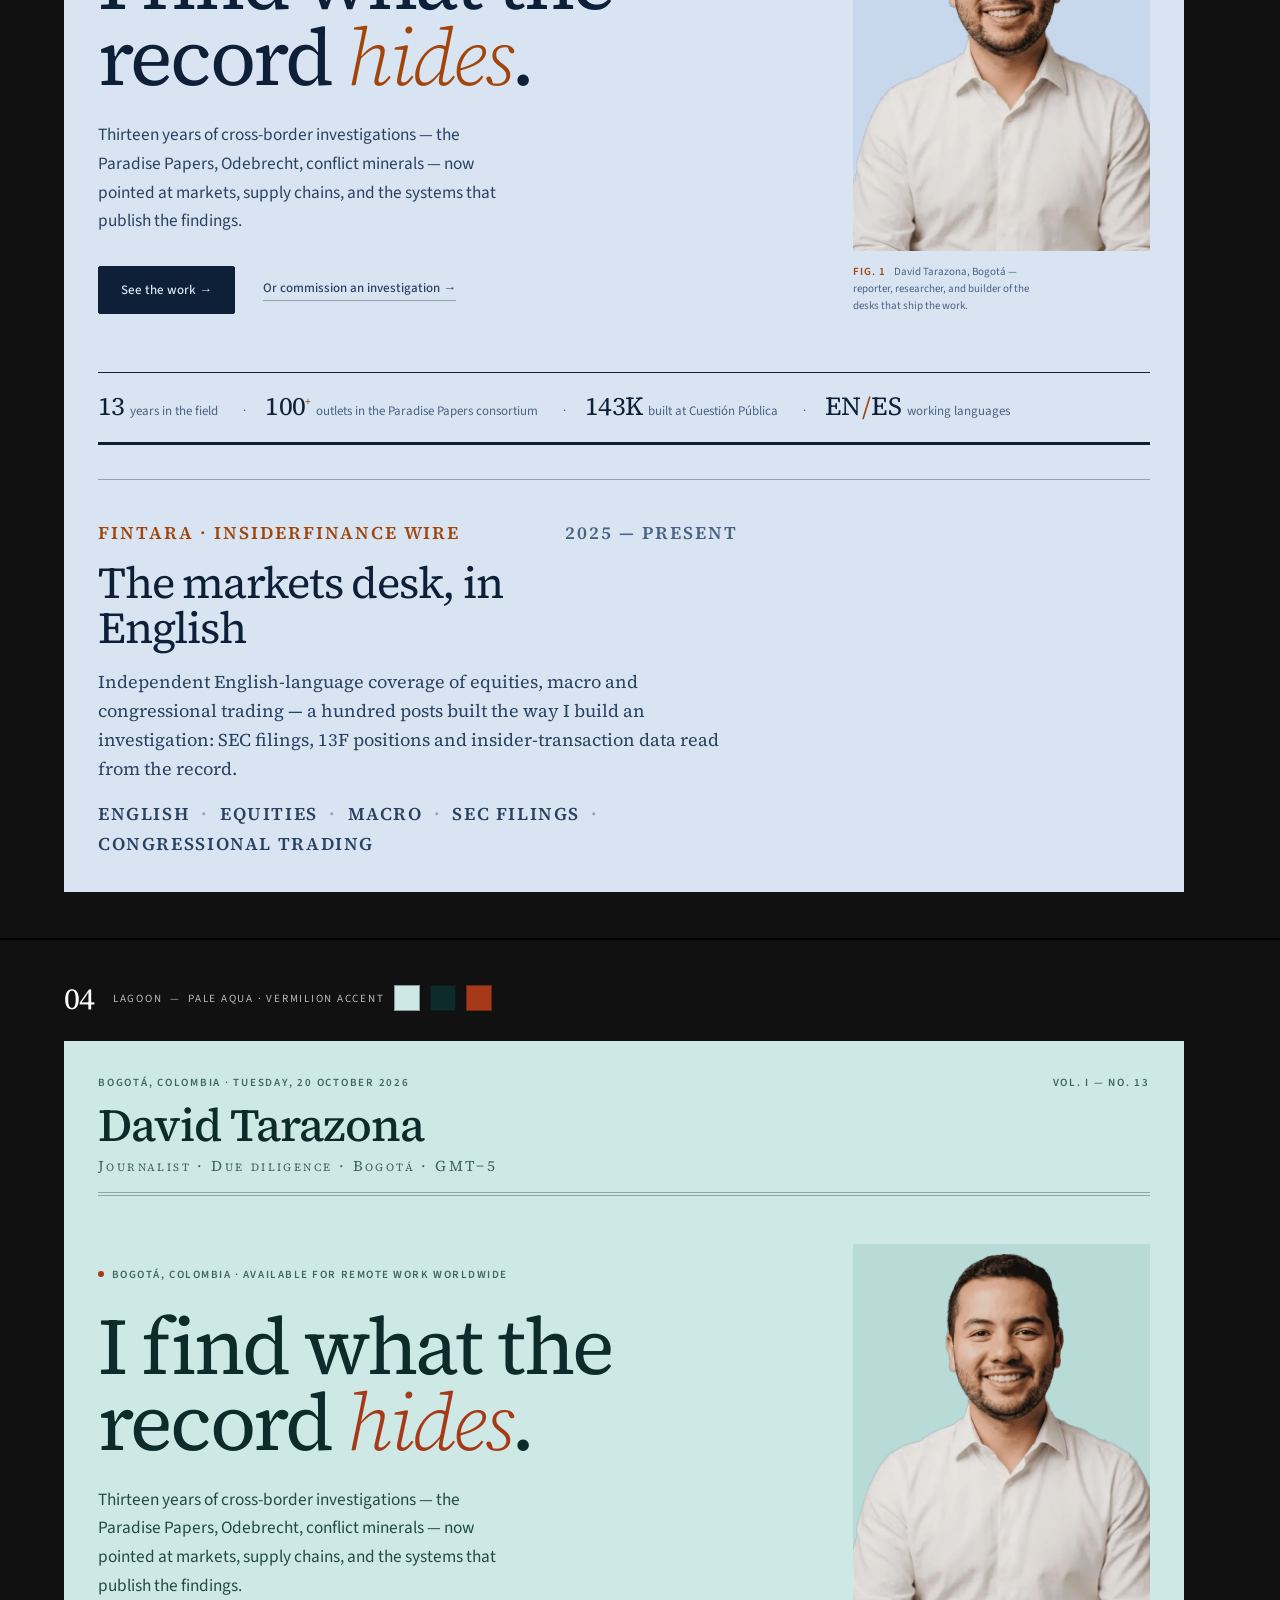
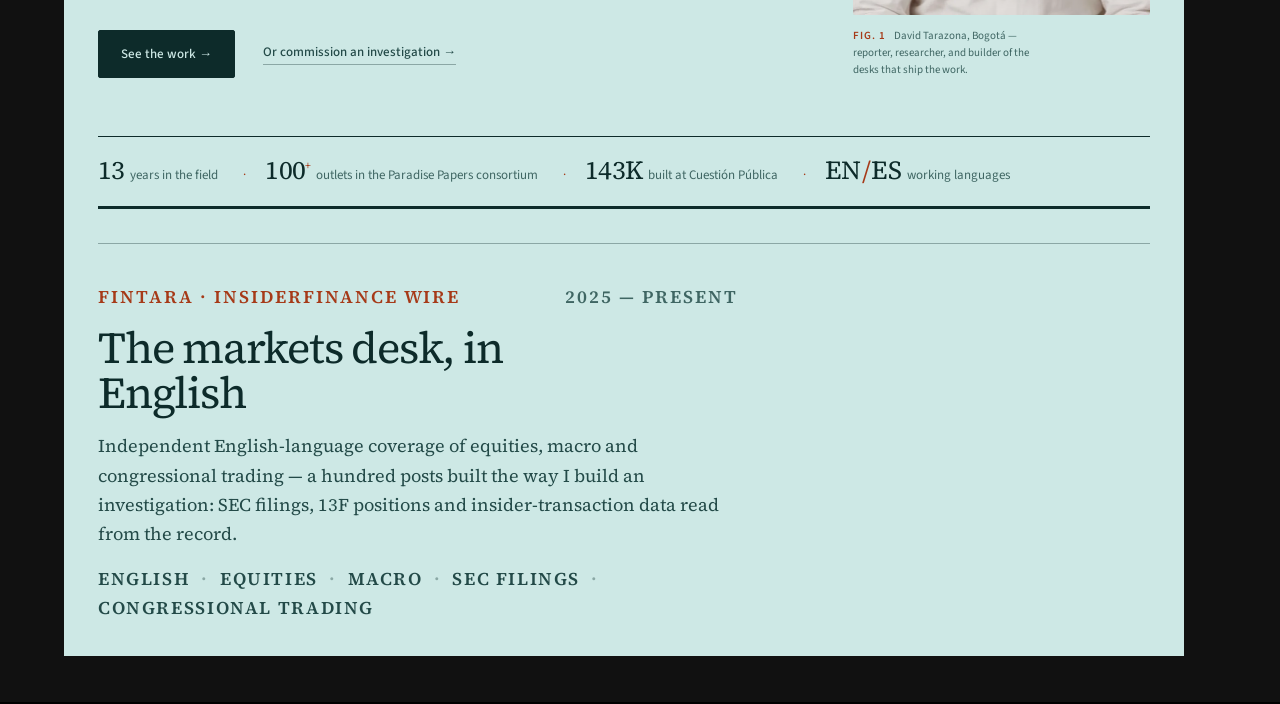
<file: proof-color/index.html>
<!DOCTYPE html>
<html lang="en">
<head>
<meta charset="utf-8">
<meta name="viewport" content="width=device-width, initial-scale=1">
<title>Colour proof &mdash; pick a number</title>
<meta name="robots" content="noindex, nofollow">
<link rel="stylesheet" href="/proof-color/proof.css">
</head>
<body>
<p class="tag">Colour proof &nbsp;&middot;&nbsp; four <b>coloured</b> papers &mdash; no beige,
  no white, no black, no rose &nbsp;&middot;&nbsp; reply with the number</p>

<section class="panel" data-p="01">
  <p class="swatch"><span class="n">01</span> Marigold &nbsp;&mdash;&nbsp; butter gold paper · crimson accent
    <i class="a"></i><i class="b"></i><i class="c"></i></p>
  <div class="sheet">
    <p class="mast">
      <span>Bogot&aacute;, Colombia &middot; Tuesday, 20 October 2026</span>
      <span>Vol. I &mdash; No. 13</span>
    </p>
    <a class="name" href="#">David Tarazona</a>
    <p class="role">Journalist &middot; Due diligence &middot; Bogot&aacute; &middot; GMT&minus;5</p>
    <div class="rule"></div>
    <div class="hero">
      <div>
        <p class="kicker"><span class="dot"></span>
          Bogot&aacute;, Colombia &middot; Available for remote work worldwide</p>
        <h1>I find what the<br>record <em>hides</em>.</h1>
        <p class="lede">Thirteen years of cross-border investigations &mdash; the Paradise Papers,
          Odebrecht, conflict minerals &mdash; now pointed at markets, supply chains, and the
          systems that publish the findings.</p>
        <div class="acts">
          <span class="btn">See the work &rarr;</span>
          <span class="tl">Or commission an investigation &rarr;</span>
        </div>
      </div>
      <figure class="fig">
        <div class="box"><img src="/assets/img/portrait-600.webp" alt=""></div>
        <figcaption><b>Fig. 1</b> David Tarazona, Bogot&aacute; &mdash; reporter, researcher, and
          builder of the desks that ship the work.</figcaption>
      </figure>
    </div>
    <ul class="press">
      <li><span class="nm">13</span> years in the field</li>
      <li><span class="nm">100<sup>+</sup></span> outlets in the Paradise Papers consortium</li>
      <li><span class="nm">143K</span> built at Cuesti&oacute;n P&uacute;blica</li>
      <li><span class="nm">EN<span class="sl">/</span>ES</span> working languages</li>
    </ul>
    <article class="story">
      <p class="meta"><span class="o">FinTara &middot; InsiderFinance Wire</span>
        <span class="y">2025 &mdash; Present</span></p>
      <h2>The markets desk, in English</h2>
      <p>Independent English-language coverage of equities, macro and congressional trading &mdash;
        a hundred posts built the way I build an investigation: SEC filings, 13F positions and
        insider-transaction data read from the record.</p>
      <p class="kv"><span>English</span><span>Equities</span><span>Macro</span>
        <span>SEC filings</span><span>Congressional trading</span></p>
    </article>
  </div>
</section>

<section class="panel" data-p="02">
  <p class="swatch"><span class="n">02</span> Celadon &nbsp;&mdash;&nbsp; pale field green · ochre accent
    <i class="a"></i><i class="b"></i><i class="c"></i></p>
  <div class="sheet">
    <p class="mast">
      <span>Bogot&aacute;, Colombia &middot; Tuesday, 20 October 2026</span>
      <span>Vol. I &mdash; No. 13</span>
    </p>
    <a class="name" href="#">David Tarazona</a>
    <p class="role">Journalist &middot; Due diligence &middot; Bogot&aacute; &middot; GMT&minus;5</p>
    <div class="rule"></div>
    <div class="hero">
      <div>
        <p class="kicker"><span class="dot"></span>
          Bogot&aacute;, Colombia &middot; Available for remote work worldwide</p>
        <h1>I find what the<br>record <em>hides</em>.</h1>
        <p class="lede">Thirteen years of cross-border investigations &mdash; the Paradise Papers,
          Odebrecht, conflict minerals &mdash; now pointed at markets, supply chains, and the
          systems that publish the findings.</p>
        <div class="acts">
          <span class="btn">See the work &rarr;</span>
          <span class="tl">Or commission an investigation &rarr;</span>
        </div>
      </div>
      <figure class="fig">
        <div class="box"><img src="/assets/img/portrait-600.webp" alt=""></div>
        <figcaption><b>Fig. 1</b> David Tarazona, Bogot&aacute; &mdash; reporter, researcher, and
          builder of the desks that ship the work.</figcaption>
      </figure>
    </div>
    <ul class="press">
      <li><span class="nm">13</span> years in the field</li>
      <li><span class="nm">100<sup>+</sup></span> outlets in the Paradise Papers consortium</li>
      <li><span class="nm">143K</span> built at Cuesti&oacute;n P&uacute;blica</li>
      <li><span class="nm">EN<span class="sl">/</span>ES</span> working languages</li>
    </ul>
    <article class="story">
      <p class="meta"><span class="o">FinTara &middot; InsiderFinance Wire</span>
        <span class="y">2025 &mdash; Present</span></p>
      <h2>The markets desk, in English</h2>
      <p>Independent English-language coverage of equities, macro and congressional trading &mdash;
        a hundred posts built the way I build an investigation: SEC filings, 13F positions and
        insider-transaction data read from the record.</p>
      <p class="kv"><span>English</span><span>Equities</span><span>Macro</span>
        <span>SEC filings</span><span>Congressional trading</span></p>
    </article>
  </div>
</section>

<section class="panel" data-p="03">
  <p class="swatch"><span class="n">03</span> Powder &nbsp;&mdash;&nbsp; gazette blue · amber accent
    <i class="a"></i><i class="b"></i><i class="c"></i></p>
  <div class="sheet">
    <p class="mast">
      <span>Bogot&aacute;, Colombia &middot; Tuesday, 20 October 2026</span>
      <span>Vol. I &mdash; No. 13</span>
    </p>
    <a class="name" href="#">David Tarazona</a>
    <p class="role">Journalist &middot; Due diligence &middot; Bogot&aacute; &middot; GMT&minus;5</p>
    <div class="rule"></div>
    <div class="hero">
      <div>
        <p class="kicker"><span class="dot"></span>
          Bogot&aacute;, Colombia &middot; Available for remote work worldwide</p>
        <h1>I find what the<br>record <em>hides</em>.</h1>
        <p class="lede">Thirteen years of cross-border investigations &mdash; the Paradise Papers,
          Odebrecht, conflict minerals &mdash; now pointed at markets, supply chains, and the
          systems that publish the findings.</p>
        <div class="acts">
          <span class="btn">See the work &rarr;</span>
          <span class="tl">Or commission an investigation &rarr;</span>
        </div>
      </div>
      <figure class="fig">
        <div class="box"><img src="/assets/img/portrait-600.webp" alt=""></div>
        <figcaption><b>Fig. 1</b> David Tarazona, Bogot&aacute; &mdash; reporter, researcher, and
          builder of the desks that ship the work.</figcaption>
      </figure>
    </div>
    <ul class="press">
      <li><span class="nm">13</span> years in the field</li>
      <li><span class="nm">100<sup>+</sup></span> outlets in the Paradise Papers consortium</li>
      <li><span class="nm">143K</span> built at Cuesti&oacute;n P&uacute;blica</li>
      <li><span class="nm">EN<span class="sl">/</span>ES</span> working languages</li>
    </ul>
    <article class="story">
      <p class="meta"><span class="o">FinTara &middot; InsiderFinance Wire</span>
        <span class="y">2025 &mdash; Present</span></p>
      <h2>The markets desk, in English</h2>
      <p>Independent English-language coverage of equities, macro and congressional trading &mdash;
        a hundred posts built the way I build an investigation: SEC filings, 13F positions and
        insider-transaction data read from the record.</p>
      <p class="kv"><span>English</span><span>Equities</span><span>Macro</span>
        <span>SEC filings</span><span>Congressional trading</span></p>
    </article>
  </div>
</section>

<section class="panel" data-p="04">
  <p class="swatch"><span class="n">04</span> Lagoon &nbsp;&mdash;&nbsp; pale aqua · vermilion accent
    <i class="a"></i><i class="b"></i><i class="c"></i></p>
  <div class="sheet">
    <p class="mast">
      <span>Bogot&aacute;, Colombia &middot; Tuesday, 20 October 2026</span>
      <span>Vol. I &mdash; No. 13</span>
    </p>
    <a class="name" href="#">David Tarazona</a>
    <p class="role">Journalist &middot; Due diligence &middot; Bogot&aacute; &middot; GMT&minus;5</p>
    <div class="rule"></div>
    <div class="hero">
      <div>
        <p class="kicker"><span class="dot"></span>
          Bogot&aacute;, Colombia &middot; Available for remote work worldwide</p>
        <h1>I find what the<br>record <em>hides</em>.</h1>
        <p class="lede">Thirteen years of cross-border investigations &mdash; the Paradise Papers,
          Odebrecht, conflict minerals &mdash; now pointed at markets, supply chains, and the
          systems that publish the findings.</p>
        <div class="acts">
          <span class="btn">See the work &rarr;</span>
          <span class="tl">Or commission an investigation &rarr;</span>
        </div>
      </div>
      <figure class="fig">
        <div class="box"><img src="/assets/img/portrait-600.webp" alt=""></div>
        <figcaption><b>Fig. 1</b> David Tarazona, Bogot&aacute; &mdash; reporter, researcher, and
          builder of the desks that ship the work.</figcaption>
      </figure>
    </div>
    <ul class="press">
      <li><span class="nm">13</span> years in the field</li>
      <li><span class="nm">100<sup>+</sup></span> outlets in the Paradise Papers consortium</li>
      <li><span class="nm">143K</span> built at Cuesti&oacute;n P&uacute;blica</li>
      <li><span class="nm">EN<span class="sl">/</span>ES</span> working languages</li>
    </ul>
    <article class="story">
      <p class="meta"><span class="o">FinTara &middot; InsiderFinance Wire</span>
        <span class="y">2025 &mdash; Present</span></p>
      <h2>The markets desk, in English</h2>
      <p>Independent English-language coverage of equities, macro and congressional trading &mdash;
        a hundred posts built the way I build an investigation: SEC filings, 13F positions and
        insider-transaction data read from the record.</p>
      <p class="kv"><span>English</span><span>Equities</span><span>Macro</span>
        <span>SEC filings</span><span>Congressional trading</span></p>
    </article>
  </div>
</section>

</body>
</html>
</file>
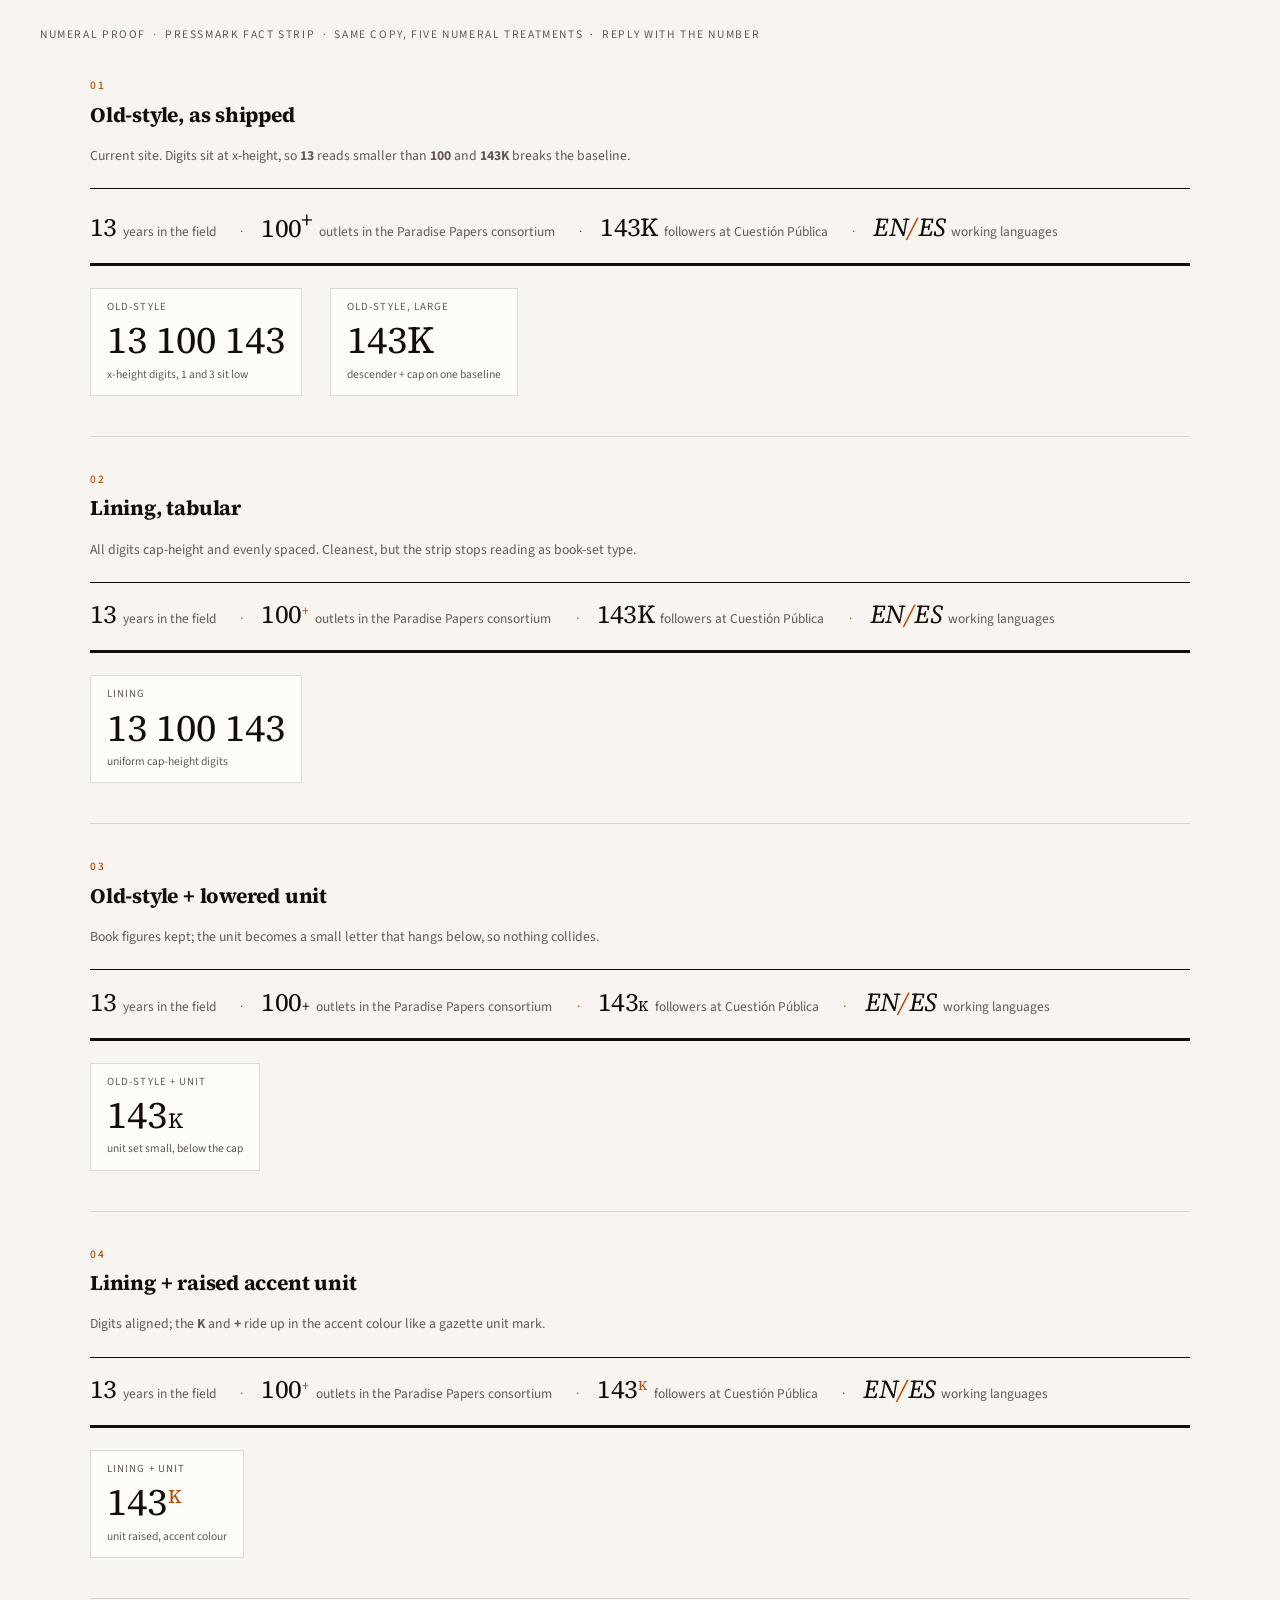
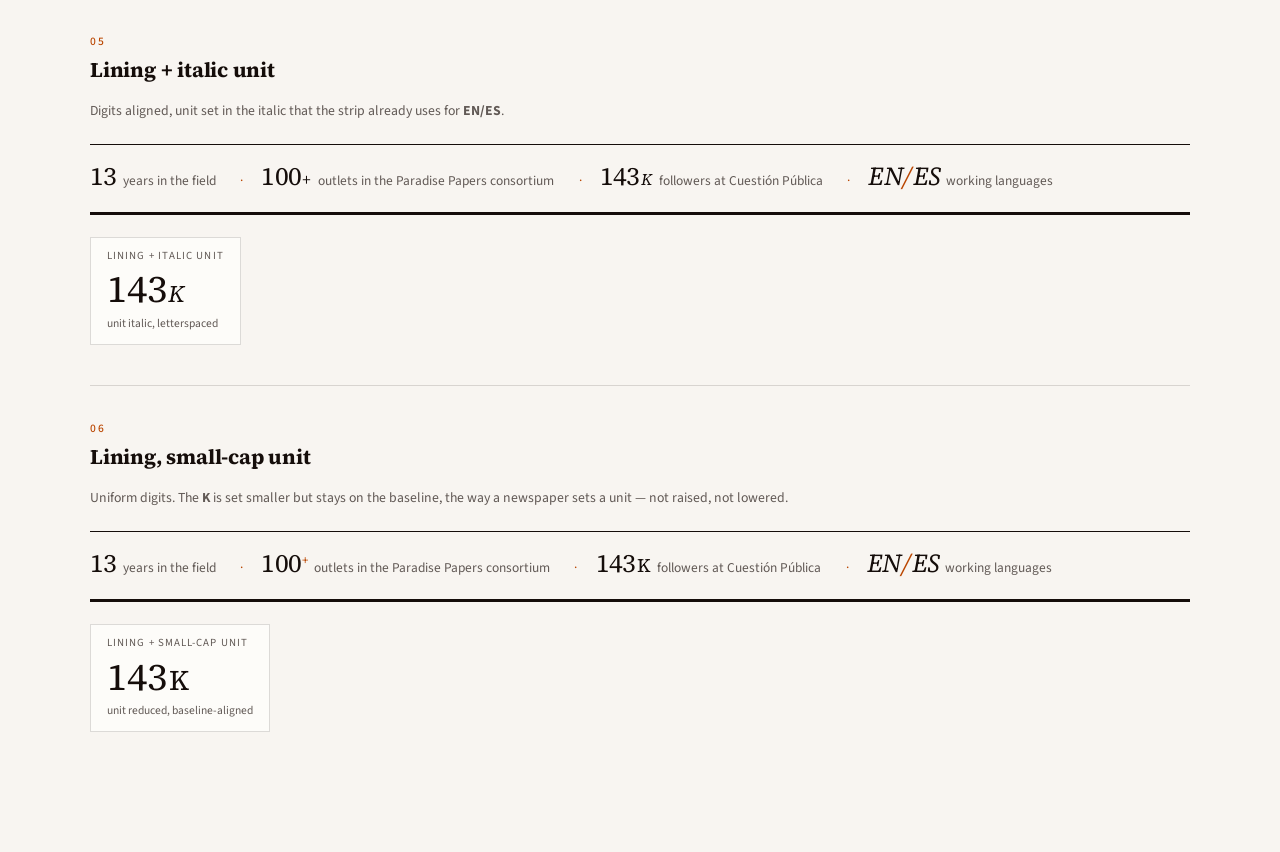
<file: proof-num/index.html>
<!DOCTYPE html>
<html lang="en">
<head>
<meta charset="utf-8">
<meta name="viewport" content="width=device-width, initial-scale=1">
<title>Numeral proof — pressmark fact strip</title>
<meta name="robots" content="noindex, nofollow">
<link rel="icon" href="/assets/img/favicon.svg" type="image/svg+xml">
<link rel="stylesheet" href="/proof-num/proof.css">
</head>
<body>
<p class="tag">Numeral proof &nbsp;&middot;&nbsp; pressmark fact strip &nbsp;&middot;&nbsp; same copy, five numeral treatments &nbsp;&middot;&nbsp; reply with the number</p>
<div class="wrap">

<section class="panel t01">
  <p class="head"><span class="no">01</span><h2 class="name">Old-style, as shipped</h2></p>
  <p class="note">Current site. Digits sit at x-height, so <b>13</b> reads smaller than <b>100</b> and <b>143K</b> breaks the baseline.</p>
  <ul class="pressmark">
    <li><span class="num">13</span> years in the field</li>
    <li><span class="num">100<sup>+</sup></span> outlets in the Paradise Papers consortium</li>
    <li><span class="num">143K</span> followers at Cuestión Pública</li>
    <li><span class="num num--word">EN<span class="slash">/</span>ES</span> working languages</li>
  </ul>
  <div class="spec">
    <figure><figcaption>old-style</figcaption><b class="n1">13 100 143</b><i>x-height digits, 1 and 3 sit low</i></figure>
    <figure><figcaption>old-style, large</figcaption><b class="n1">143K</b><i>descender + cap on one baseline</i></figure>
  </div>
</section>

<section class="panel t02">
  <p class="head"><span class="no">02</span><h2 class="name">Lining, tabular</h2></p>
  <p class="note">All digits cap-height and evenly spaced. Cleanest, but the strip stops reading as book-set type.</p>
  <ul class="pressmark">
    <li><span class="num">13</span> years in the field</li>
    <li><span class="num">100<span class="plus">+</span></span> outlets in the Paradise Papers consortium</li>
    <li><span class="num">143<span class="unit">K</span></span> followers at Cuestión Pública</li>
    <li><span class="num num--word">EN<span class="slash">/</span>ES</span> working languages</li>
  </ul>
  <div class="spec">
    <figure><figcaption>lining</figcaption><b class="n2">13 100 143</b><i>uniform cap-height digits</i></figure>
  </div>
</section>

<section class="panel t03">
  <p class="head"><span class="no">03</span><h2 class="name">Old-style + lowered unit</h2></p>
  <p class="note">Book figures kept; the unit becomes a small letter that hangs below, so nothing collides.</p>
  <ul class="pressmark">
    <li><span class="num">13</span> years in the field</li>
    <li><span class="num">100<span class="unit">+</span></span> outlets in the Paradise Papers consortium</li>
    <li><span class="num">143<span class="unit">K</span></span> followers at Cuestión Pública</li>
    <li><span class="num num--word">EN<span class="slash">/</span>ES</span> working languages</li>
  </ul>
  <div class="spec">
    <figure><figcaption>old-style + unit</figcaption><b class="n1">143<span class="unit">K</span></b><i>unit set small, below the cap</i></figure>
  </div>
</section>

<section class="panel t04">
  <p class="head"><span class="no">04</span><h2 class="name">Lining + raised accent unit</h2></p>
  <p class="note">Digits aligned; the <b>K</b> and <b>+</b> ride up in the accent colour like a gazette unit mark.</p>
  <ul class="pressmark">
    <li><span class="num">13</span> years in the field</li>
    <li><span class="num">100<span class="unit">+</span></span> outlets in the Paradise Papers consortium</li>
    <li><span class="num">143<span class="unit">K</span></span> followers at Cuestión Pública</li>
    <li><span class="num num--word">EN<span class="slash">/</span>ES</span> working languages</li>
  </ul>
  <div class="spec">
    <figure><figcaption>lining + unit</figcaption><b class="n2">143<span class="unit">K</span></b><i>unit raised, accent colour</i></figure>
  </div>
</section>

<section class="panel t05">
  <p class="head"><span class="no">05</span><h2 class="name">Lining + italic unit</h2></p>
  <p class="note">Digits aligned, unit set in the italic that the strip already uses for <b>EN/ES</b>.</p>
  <ul class="pressmark">
    <li><span class="num">13</span> years in the field</li>
    <li><span class="num">100<span class="unit">+</span></span> outlets in the Paradise Papers consortium</li>
    <li><span class="num">143<span class="unit">K</span></span> followers at Cuestión Pública</li>
    <li><span class="num num--word">EN<span class="slash">/</span>ES</span> working languages</li>
  </ul>
  <div class="spec">
    <figure><figcaption>lining + italic unit</figcaption><b class="n2">143<span class="unit">K</span></b><i>unit italic, letterspaced</i></figure>
  </div>
</section>

<section class="panel t06">
  <p class="head"><span class="no">06</span><h2 class="name">Lining, small-cap unit</h2></p>
  <p class="note">Uniform digits. The <b>K</b> is set smaller but stays on the baseline, the way a newspaper sets a unit — not raised, not lowered.</p>
  <ul class="pressmark">
    <li><span class="num">13</span> years in the field</li>
    <li><span class="num">100<span class="plus">+</span></span> outlets in the Paradise Papers consortium</li>
    <li><span class="num">143<span class="unit">K</span></span> followers at Cuestión Pública</li>
    <li><span class="num num--word">EN<span class="slash">/</span>ES</span> working languages</li>
  </ul>
  <div class="spec">
    <figure><figcaption>lining + small-cap unit</figcaption><b class="n2">143<span class="unit">K</span></b><i>unit reduced, baseline-aligned</i></figure>
  </div>
</section>

</div>
</body>
</html>
</file>
<file: assets/css/styles.css>
/* ============================================================
   David Tarazona — portfolio
   Static, dependency-free. Self-hosted fonts (SIL OFL).
   ============================================================ */

@font-face {
  font-family: 'Source Serif 4';
  font-style: normal;
  font-weight: 200 900;
  font-display: swap;
  src: url('../fonts/source-serif-4-latin.woff2') format('woff2');
  unicode-range: U+0000-00FF, U+0131, U+0152-0153, U+02BB-02BC, U+02C6, U+02DA, U+02DC, U+0304, U+0308, U+0329, U+2000-206F, U+20AC, U+2122, U+2191, U+2193, U+2212, U+2215, U+FEFF, U+FFFD;
}
@font-face {
  font-family: 'Source Serif 4';
  font-style: italic;
  font-weight: 200 900;
  font-display: swap;
  src: url('../fonts/source-serif-4-italic-latin.woff2') format('woff2');
  unicode-range: U+0000-00FF, U+0131, U+0152-0153, U+02BB-02BC, U+02C6, U+02DA, U+02DC, U+0304, U+0308, U+0329, U+2000-206F, U+20AC, U+2122, U+2191, U+2193, U+2212, U+2215, U+FEFF, U+FFFD;
}
@font-face {
  font-family: 'Source Sans 3';
  font-style: normal;
  font-weight: 200 900;
  font-display: swap;
  src: url('../fonts/source-sans-3-latin.woff2') format('woff2');
  unicode-range: U+0000-00FF, U+0131, U+0152-0153, U+02BB-02BC, U+02C6, U+02DA, U+02DC, U+0304, U+0308, U+0329, U+2000-206F, U+20AC, U+2122, U+2191, U+2193, U+2212, U+2215, U+FEFF, U+FFFD;
}

/* ---------- tokens ---------- */

:root {
  --paper: #f8f5f1;
  --paper-2: #fdfcf9;
  --ink: #150d0a;
  --ink-soft: #39312d;
  --muted: #615955;
  --rule: rgba(21, 13, 10, 0.14);
  --rule-strong: rgba(21, 13, 10, 0.32);
  --accent: #ba4600;
  --accent-soft: #f7e3d6;
  --wash: #f3ebe3;
  --band: #190f0b;
  --band-ink: #faf5ef;
  --band-muted: rgba(250, 245, 239, 0.64);
  --band-link: #f0a878;
  --band-rule: rgba(250, 245, 239, 0.18);

  --max: 1120px;
  --gutter: clamp(20px, 5vw, 56px);
  --serif: 'Source Serif 4', ui-serif, Georgia, 'Times New Roman', serif;
  --sans: 'Source Sans 3', system-ui, -apple-system, 'Segoe UI', Roboto, sans-serif;
  --ease: cubic-bezier(0.22, 0.61, 0.36, 1);
  --z-top: 100;
}

@media (prefers-color-scheme: dark) {
  :root:not([data-theme='light']) {
    --paper: #14100e;
    --paper-2: #1c1714;
    --ink: #f6f1ea;
    --ink-soft: #cec3ba;
    --muted: #9d918a;
    --rule: rgba(246, 241, 234, 0.16);
    --rule-strong: rgba(246, 241, 234, 0.34);
    --accent: #ffa374;
    --accent-soft: #2c1d14;
    --wash: #221c18;
    --band: #0b0806;
    --band-ink: #faf5ef;
  }
}
:root[data-theme='dark'] {
  --paper: #14100e;
  --paper-2: #1c1714;
  --ink: #f6f1ea;
  --ink-soft: #cec3ba;
  --muted: #9d918a;
  --rule: rgba(246, 241, 234, 0.16);
  --rule-strong: rgba(246, 241, 234, 0.34);
  --accent: #ffa374;
  --accent-soft: #2c1d14;
  --wash: #221c18;
  --band: #0b0806;
  --band-ink: #faf5ef;
}

/* ---------- base ---------- */
*,
*::before,
*::after { box-sizing: border-box; }

* { margin: 0; }

html {
  -webkit-text-size-adjust: 100%;
  scroll-behavior: smooth;
  scroll-padding-top: 96px;
}

body {
  background: var(--paper);
  color: var(--ink);
  font-family: var(--sans);
  font-size: 1rem;
  line-height: 1.6;
  letter-spacing: -0.003em;
  -webkit-font-smoothing: antialiased;
  -moz-osx-font-smoothing: grayscale;
  overflow-x: hidden;
}

/* paper grain */
body::after {
  content: '';
  position: fixed;
  inset: 0;
  z-index: var(--z-top);
  pointer-events: none;
  opacity: 0.035;
  mix-blend-mode: multiply;
  background-image: url("data:image/svg+xml,%3Csvg xmlns='http://www.w3.org/2000/svg' width='140' height='140'%3E%3Cfilter id='n'%3E%3CfeTurbulence type='fractalNoise' baseFrequency='0.82' numOctaves='3' stitchTiles='stitch'/%3E%3C/filter%3E%3Crect width='140' height='140' filter='url(%23n)'/%3E%3C/svg%3E");
}
:root:not([data-theme='light']) body::after { mix-blend-mode: multiply; }
:root[data-theme='dark'] body::after { mix-blend-mode: screen; }
@media (prefers-color-scheme: dark) {
  :root:not([data-theme='light']) body::after { mix-blend-mode: screen; }
}

img,
svg { max-width: 100%; }
img { height: auto; }

a { color: inherit; }

::selection {
  background: color-mix(in srgb, var(--accent) 24%, transparent);
}

:focus-visible {
  outline: 2px solid var(--accent);
  outline-offset: 3px;
  border-radius: 1px;
}
.contact :focus-visible,
.colophon :focus-visible { outline-color: var(--band-link); }

.skip {
  position: absolute;
  left: -9999px;
  top: 0;
  z-index: 1000;
  background: var(--ink);
  color: var(--paper);
  padding: 0.75rem 1.1rem;
  font-size: 0.85rem;
  text-decoration: none;
}
.skip:focus { left: 1rem; top: 1rem; }

.anchor { display: block; position: relative; top: -100px; visibility: hidden; }

/* Visually hidden but still announced, and not selectable — so the copy buffer
   carries the visible figure ("143K"), not the spoken form ("143 thousand").
   Used where a decorative glyph carries meaning the prose should spell out. */
.sr-only {
  position: absolute;
  width: 1px;
  height: 1px;
  padding: 0;
  margin: -1px;
  overflow: hidden;
  clip: rect(0 0 0 0);
  clip-path: inset(50%);
  white-space: nowrap;
  border: 0;
  user-select: none;
  -webkit-user-select: none;
}

.progress {
  position: fixed;
  inset: 0 0 auto 0;
  height: 2px;
  z-index: 60;
  background: transparent;
  pointer-events: none;
}
.progress span {
  display: block;
  height: 100%;
  width: 100%;
  background: var(--accent);
  transform: scaleX(0);
  transform-origin: 0 50%;
  will-change: transform;
}

/* ---------- masthead (N6 newspaper) ---------- */
.masthead {
  max-width: var(--max);
  margin: 0 auto;
  padding: clamp(14px, 2.4vw, 26px) var(--gutter) 0;
  text-align: center;
}
.mast-line {
  display: flex;
  flex-wrap: wrap;
  justify-content: space-between;
  gap: 0.3rem 1.5rem;
  font-family: var(--sans);
  font-weight: 500;
  font-size: 0.58rem;
  letter-spacing: 0.14em;
  text-transform: uppercase;
  color: var(--muted);
}
.mast-name {
  display: inline-block;
  margin-top: clamp(0.5rem, 1.2vw, 0.85rem);
  font-family: var(--serif);
  font-weight: 500;
  font-size: clamp(1.7rem, 4.4vw, 2.7rem);
  letter-spacing: -0.022em;
  line-height: 1;
  color: var(--ink);
  text-decoration: none;
  transition: color 0.2s var(--ease);
}
.mast-name:hover { color: var(--accent); }
.mast-role {
  margin-top: 0.45rem;
  font-family: var(--serif);
  font-variant: small-caps;
  letter-spacing: 0.16em;
  font-size: 0.84rem;
  color: var(--muted);
}
.mast-rule {
  height: 4px;
  margin-top: clamp(0.8rem, 1.6vw, 1.1rem);
  border-top: 1px solid var(--rule-strong);
  border-bottom: 1px solid var(--rule-strong);
}

/* ---------- sticky section bar ---------- */
.nav {
  position: sticky;
  top: 0;
  z-index: 50;
  background: var(--paper);
  border-bottom: 1px solid var(--rule);
}
.nav__inner {
  max-width: var(--max);
  margin: 0 auto;
  padding: 0 var(--gutter);
  height: 56px;
  display: grid;
  grid-template-columns: 1fr auto 1fr;
  align-items: center;
}
.nav__brand {
  display: none;
  justify-self: start;
  font-family: var(--serif);
  font-size: 0.98rem;
  letter-spacing: -0.01em;
  color: var(--ink);
  text-decoration: none;
}
.nav__list {
  display: flex;
  gap: 1.9rem;
  list-style: none;
  padding: 0;
}
.nav__list a {
  position: relative;
  display: inline-block;
  padding: 0.4rem 0;
  font-size: 0.82rem;
  color: var(--muted);
  text-decoration: none;
  transition: color 0.18s var(--ease);
}
.nav__list a::after {
  content: '';
  position: absolute;
  left: 0;
  right: 0;
  bottom: 0;
  height: 1px;
  background: var(--accent);
  transform: scaleX(0);
  transform-origin: 0 50%;
  transition: transform 0.28s var(--ease);
}
.nav__list a:hover { color: var(--ink); }
.nav__list a:hover::after,
.nav__list a[aria-current='true']::after { transform: scaleX(1); }
.nav__list a[aria-current='true'] { color: var(--ink); }

.nav__tools { display: flex; align-items: center; justify-self: end; gap: 0.35rem; }

.icon-btn {
  display: inline-grid;
  place-items: center;
  width: 38px;
  height: 38px;
  padding: 0;
  border: 1px solid transparent;
  border-radius: 2px;
  background: transparent;
  color: var(--muted);
  cursor: pointer;
  transition: color 0.18s, background 0.18s, border-color 0.18s;
}
.icon-btn:hover { color: var(--ink); background: var(--wash); border-color: var(--rule); }
.icon-btn svg {
  width: 17px;
  height: 17px;
  fill: none;
  stroke: currentColor;
  stroke-width: 1.6;
  stroke-linecap: round;
}
.icon-btn .i-moon { display: none; }
:root[data-theme='dark'] .icon-btn .i-sun { display: none; }
:root[data-theme='dark'] .icon-btn .i-moon { display: block; }
@media (prefers-color-scheme: dark) {
  :root:not([data-theme='light']) .icon-btn .i-sun { display: none; }
  :root:not([data-theme='light']) .icon-btn .i-moon { display: block; }
}

.menu-btn { display: none; }
.menu-btn span {
  display: block;
  width: 16px;
  height: 1.5px;
  background: currentColor;
  transition: transform 0.25s var(--ease), opacity 0.2s;
}
.menu-btn span + span { margin-top: 5px; }
.menu-btn[aria-expanded='true'] span:first-child { transform: translateY(3.25px) rotate(45deg); }
.menu-btn[aria-expanded='true'] span:last-child { transform: translateY(-3.25px) rotate(-45deg); }

/* ---------- buttons ---------- */
.btn {
  display: inline-flex;
  align-items: center;
  justify-content: center;
  gap: 0.5em;
  padding: 0.85rem 1.4rem;
  border: 1px solid var(--ink);
  border-radius: 2px;
  background: var(--ink);
  color: var(--paper);
  font-family: var(--sans);
  font-size: 0.85rem;
  font-weight: 500;
  letter-spacing: 0.005em;
  text-decoration: none;
  cursor: pointer;
  transition: background 0.2s var(--ease), border-color 0.2s var(--ease), color 0.2s var(--ease);
}
.btn span[aria-hidden] { transition: transform 0.25s var(--ease); }
.btn:hover {
  background: var(--accent);
  border-color: var(--accent);
  color: #fff;
}
.btn:hover span[aria-hidden] { transform: translateX(3px); }
.btn--sm { padding: 0.52rem 0.95rem; font-size: 0.76rem; }
.btn--invert {
  background: var(--band-ink);
  border-color: var(--band-ink);
  color: #150d0a;
  padding: 0.95rem 1.6rem;
}
.btn--invert:hover {
  background: var(--band-link);
  border-color: var(--band-link);
  color: #150d0a;
}

/* ---------- hero ---------- */
.hero {
  max-width: var(--max);
  margin: 0 auto;
  padding: clamp(30px, 5vw, 60px) var(--gutter) 0;
}
.hero__grid {
  display: grid;
  grid-template-columns: minmax(0, 1.4fr) minmax(270px, 0.68fr);
  gap: clamp(30px, 5vw, 68px);
  align-items: end;
}
.hero__body { padding-bottom: 0.4rem; }

.kicker {
  display: flex;
  align-items: flex-start;
  gap: 0.7em;
  font-family: var(--sans);
  font-weight: 500;
  font-size: 0.68rem;
  letter-spacing: 0.13em;
  text-transform: uppercase;
  color: var(--muted);
  margin-bottom: clamp(1.4rem, 3vw, 2.2rem);
}
.kicker__dot {
  width: 6px;
  height: 6px;
  margin-top: 0.42em;
  flex: 0 0 auto;
  border-radius: 50%;
  background: var(--accent);
  box-shadow: 0 0 0 3px color-mix(in srgb, var(--accent) 15%, transparent);
}

.hero__title {
  font-family: var(--serif);
  font-weight: 400;
  font-size: clamp(2.85rem, 7.1vw, 5.4rem);
  line-height: 0.95;
  letter-spacing: -0.035em;
  margin-bottom: clamp(1.2rem, 2.4vw, 1.7rem);
  text-wrap: balance;
}
.hero__title em {
  font-style: italic;
  font-weight: 300;
  color: var(--accent);
}

.hero__lede {
  font-size: clamp(1rem, 1.35vw, 1.14rem);
  line-height: 1.66;
  color: var(--ink-soft);
  max-width: 47ch;
  margin-bottom: clamp(1.6rem, 3vw, 2.2rem);
  text-wrap: pretty;
}

.hero__actions { display: flex; flex-wrap: wrap; align-items: center; gap: 0.75rem 1.75rem; }
.text-link {
  display: inline-flex;
  align-items: center;
  gap: 0.5em;
  font-family: var(--sans);
  font-size: 0.85rem;
  font-weight: 500;
  color: var(--ink-soft);
  text-decoration: none;
  border-bottom: 1px solid var(--rule-strong);
  padding-bottom: 3px;
  transition: color 0.2s var(--ease), border-color 0.2s var(--ease);
}
.text-link span[aria-hidden] { transition: transform 0.25s var(--ease); }
.text-link:hover { color: var(--accent); border-color: var(--accent); }
.text-link:hover span[aria-hidden] { transform: translateX(3px); }

.hero__figure { margin: 0; }
/* the portrait is a cut-out: no frame, no wash, no inset hairline — it sits
   directly on the paper in both themes */
.portrait img {
  display: block;
  width: 100%;
  filter: saturate(0.94) contrast(1.02);
}
.hero__figure figcaption {
  margin-top: 0.85rem;
  font-size: 0.72rem;
  line-height: 1.55;
  color: var(--muted);
  max-width: 36ch;
}
.fig-label {
  font-family: var(--sans);
  font-weight: 500;
  font-size: 0.62rem;
  letter-spacing: 0.1em;
  text-transform: uppercase;
  color: var(--accent);
  margin-right: 0.5em;
}

/* ---------- pressmark (a masthead fact strip — not a stat row) ---------- */
.pressmark {
  list-style: none;
  margin: clamp(38px, 6vw, 72px) 0 0;
  padding: 1.2rem 0 1.3rem;
  border-top: 1px solid var(--ink);
  border-bottom: 3px solid var(--ink);
  display: flex;
  flex-wrap: wrap;
  align-items: baseline;
  gap: 0.55rem 0;
  font-family: var(--sans);
  font-size: 0.84rem;
  color: var(--muted);
}
.pressmark li { display: flex; align-items: baseline; gap: 0.45em; }
.pressmark li:not(:last-child)::after {
  content: '·';
  margin: 0 1.15rem;
  color: var(--accent);
}
@media (max-width: 780px) {
  .pressmark { flex-direction: column; gap: 0.5rem; }
  .pressmark li:not(:last-child)::after { content: none; }
}
.num {
  font-family: var(--serif);
  font-size: 1.62rem;
  font-weight: 400;
  letter-spacing: -0.028em;
  line-height: 1;
  color: var(--ink);
  /* lining, tabular figures: uniform cap-height, so 13 and 100 read at the
     same size. Old-style figures dropped 13 to x-height and broke the strip. */
  font-variant-numeric: lining-nums tabular-nums;
}
.num--word { font-style: italic; }
/* a unit set small but on the baseline — newspaper stat setting, not a
   superscript or a subscript */
.num__unit {
  font-size: 0.74em;
  letter-spacing: 0.02em;
  margin-left: 0.06em;
}
.num__plus {
  font-size: 0.46em;
  vertical-align: 0.7em;
  color: var(--accent);
  letter-spacing: 0.02em;
  margin-left: 0.04em;
}
.slash { color: var(--accent); padding: 0 0.05em; }

/* ---------- sections ---------- */
.section {
  max-width: var(--max);
  margin: 0 auto;
  padding: clamp(52px, 7.5vw, 100px) var(--gutter);
  border-top: 1px solid var(--rule);
}
.hero + .section { border-top: 0; }
#investigations { padding-top: clamp(40px, 6vw, 82px); }
#desk { padding-bottom: clamp(44px, 6.4vw, 88px); }

.section__head {
  display: grid;
  grid-template-columns: 62px minmax(0, 1fr);
  gap: 0.9rem;
  align-items: start;
  margin-bottom: clamp(26px, 4vw, 46px);
}
.section__index {
  font-family: var(--sans);
  font-weight: 500;
  font-variant-numeric: tabular-nums;
  font-size: 0.72rem;
  letter-spacing: 0.06em;
  color: var(--accent);
  padding-top: 0.6rem;
}
.section__index::after {
  content: '';
  display: block;
  width: 26px;
  height: 1px;
  margin-top: 0.55rem;
  background: var(--accent);
}
.section__title {
  font-family: var(--serif);
  font-weight: 400;
  font-size: clamp(1.75rem, 3.3vw, 2.55rem);
  line-height: 1.05;
  letter-spacing: -0.022em;
  text-wrap: balance;
}
/* rhythm: not every section head is the same size. 01 carries the display
   weight, 03 is a quiet label, 02 and 04 sit in between. */
.section__title--lead {
  font-size: clamp(2.15rem, 4.7vw, 3.45rem);
  line-height: 1.02;
  letter-spacing: -0.033em;
}
.section__title--quiet {
  font-size: clamp(1.28rem, 2vw, 1.62rem);
  letter-spacing: -0.01em;
}
.section__note {
  margin-top: 0.55rem;
  font-size: 0.88rem;
  line-height: 1.6;
  color: var(--muted);
  max-width: 54ch;
}
.section__note--standfirst {
  font-family: var(--serif);
  font-style: italic;
  font-size: 1.08rem;
  line-height: 1.55;
  color: var(--ink-soft);
  max-width: 44ch;
}

/* ---------- lead story ---------- */
.lead-story {
  border-top: 1px solid var(--rule-strong);
  padding-top: clamp(18px, 2.6vw, 28px);
}
.meta-line {
  display: flex;
  justify-content: space-between;
  align-items: baseline;
  gap: 1rem;
  margin-bottom: 0.9rem;
  font-family: var(--sans);
  font-weight: 500;
  font-size: 0.64rem;
  letter-spacing: 0.1em;
  text-transform: uppercase;
  color: var(--muted);
}
.meta-line__outlet { color: var(--accent); }
.meta-line__year { white-space: nowrap; }

.lead-story__title {
  font-family: var(--serif);
  font-weight: 400;
  font-size: clamp(1.95rem, 4.3vw, 3.1rem);
  line-height: 1.02;
  letter-spacing: -0.028em;
  margin-bottom: 1rem;
  max-width: 22ch;
  text-wrap: balance;
}
.lead-story__dek {
  font-family: var(--serif);
  font-size: clamp(1rem, 1.5vw, 1.16rem);
  line-height: 1.62;
  color: var(--ink-soft);
  max-width: 64ch;
  margin-bottom: 1.25rem;
}
.lead-story__dek em,
.story__dek em { font-style: italic; }

.story-links {
  list-style: none;
  padding: 0;
  display: flex;
  flex-wrap: wrap;
  gap: 0.45rem 1.5rem;
  margin-bottom: 1.25rem;
}
.story-links a {
  display: inline-block;
  font-size: 0.85rem;
  color: var(--ink);
  text-decoration: none;
  background-image: linear-gradient(var(--accent), var(--accent));
  background-repeat: no-repeat;
  background-position: 0 100%;
  background-size: 100% 1px;
  padding-bottom: 2px;
  transition: color 0.2s var(--ease), background-size 0.25s var(--ease);
}
.story-links a:hover { color: var(--accent); background-size: 100% 2px; }

.kv {
  display: flex;
  flex-wrap: wrap;
  gap: 0.3rem 0;
  font-family: var(--sans);
  font-weight: 500;
  font-size: 0.61rem;
  letter-spacing: 0.09em;
  text-transform: uppercase;
  color: var(--muted);
  line-height: 1.7;
}
.kv span { display: inline-block; }
.kv span:not(:last-child)::after {
  content: '·';
  margin: 0 0.65rem;
  color: var(--rule-strong);
}

/* ---------- story list ---------- */
.stories {
  list-style: none;
  padding: 0;
  margin-top: clamp(26px, 4vw, 42px);
  border-top: 1px solid var(--rule);
}
.story {
  padding: clamp(20px, 3vw, 32px) 0;
  border-bottom: 1px solid var(--rule);
}
.story__title {
  font-family: var(--serif);
  font-weight: 400;
  font-size: clamp(1.28rem, 2.2vw, 1.7rem);
  line-height: 1.22;
  letter-spacing: -0.016em;
  text-wrap: balance;
}
.story__title a { color: inherit; text-decoration: none; transition: color 0.2s var(--ease); }
.story__title a:hover { color: var(--accent); }
.story__dek {
  margin-top: 0.45rem;
  font-size: 0.94rem;
  line-height: 1.68;
  color: var(--ink-soft);
  max-width: 70ch;
  text-wrap: pretty;
}
.story .kv { margin-top: 0.75rem; }

/* ---------- language toggle (selected work) ---------- */
.lang-toggle {
  display: none;
  margin-top: 1.15rem;
  width: max-content;
  max-width: 100%;
  border: 1px solid var(--rule-strong);
}
html[data-lang] .lang-toggle { display: flex; }
.lang-btn {
  appearance: none;
  border: 0;
  background: transparent;
  padding: 0.5rem 1.05rem;
  font-family: var(--sans);
  font-weight: 500;
  font-size: 0.62rem;
  letter-spacing: 0.1em;
  text-transform: uppercase;
  color: var(--ink-soft);
  cursor: pointer;
  transition: color 0.2s var(--ease), background-color 0.2s var(--ease);
}
.lang-btn + .lang-btn { border-left: 1px solid var(--rule-strong); }
.lang-btn.is-active { background: var(--ink); color: var(--paper); }
.lang-btn:focus-visible { outline: 2px solid var(--accent); outline-offset: 2px; }

html[data-lang='en'] #work [data-lang='es'] { display: none; }
html[data-lang='es'] #work [data-lang='en'] { display: none; }
/* ---------- featured story (Cuestión Pública) ---------- */
.story--feature {
  display: grid;
  grid-template-columns: minmax(0, 1fr) minmax(0, 0.82fr);
  gap: clamp(20px, 3.2vw, 44px);
  align-items: start;
}
.story--feature .story__title { max-width: 26ch; }
.story--feature .story__dek { max-width: 58ch; }

.awards {
  list-style: none;
  padding: 0;
  margin: 1.2rem 0 1.1rem;
  display: grid;
  grid-template-columns: repeat(2, minmax(0, 1fr));
  gap: 1px;
  background: var(--rule);
  border: 1px solid var(--rule);
  align-self: stretch;
}
.awards li {
  display: flex;
  align-items: center;
  gap: 0.5rem;
  padding: 0.6rem 0.72rem;
  background: var(--paper);
  font-family: var(--sans);
  font-weight: 500;
  font-size: 0.585rem;
  letter-spacing: 0.085em;
  text-transform: uppercase;
  color: var(--ink-soft);
  line-height: 1.35;
}
.awards__mark {
  width: 5px;
  height: 5px;
  flex: none;
  border-radius: 50%;
  background: var(--accent);
}

.story__figure { margin: 0; }
.story__shot {
  display: block;
  position: relative;
  border: 1px solid var(--rule);
  border-radius: 2px;
  overflow: hidden;
  background: var(--wash);
  transition: border-color 0.25s var(--ease);
}
.story__shot:hover,
.story__shot:focus-visible { border-color: var(--rule-strong); }
.story__shot img { display: block; width: 100%; height: auto; }
.story__figure figcaption {
  margin-top: 0.7rem;
  font-size: 0.7rem;
  line-height: 1.55;
  color: var(--muted);
  max-width: 44ch;
}
.story__figure figcaption a {
  color: var(--ink);
  text-decoration: none;
  border-bottom: 1px solid var(--rule-strong);
  transition: color 0.2s var(--ease), border-color 0.2s var(--ease);
}
.story__figure figcaption a:hover { color: var(--accent); border-color: var(--accent); }



/* ---------- index rows ---------- */
.index-list {
  list-style: none;
  padding: 0;
  border-top: 1px solid var(--rule-strong);
}
.index-row {
  display: grid;
  grid-template-columns: 66px minmax(0, 1fr) 148px;
  gap: 1.1rem;
  padding: 1.4rem 0.6rem 1.4rem 0;
  border-bottom: 1px solid var(--rule);
  transition: background 0.25s var(--ease), padding-left 0.25s var(--ease);
}
.index-row:hover { background: color-mix(in srgb, var(--wash) 65%, transparent); padding-left: 0.6rem; }
.index-row__year {
  font-family: var(--sans);
  font-weight: 500;
  font-variant-numeric: tabular-nums;
  font-size: 0.72rem;
  color: var(--muted);
  padding-top: 0.35rem;
}
.index-row__title {
  font-family: var(--serif);
  font-weight: 400;
  font-size: clamp(1.08rem, 1.8vw, 1.38rem);
  line-height: 1.26;
  letter-spacing: -0.012em;
  text-wrap: balance;
}
.index-row__title a { color: inherit; text-decoration: none; transition: color 0.2s var(--ease); }
.index-row__title a:hover { color: var(--accent); }
.index-row__dek {
  margin-top: 0.35rem;
  font-size: 0.87rem;
  line-height: 1.62;
  color: var(--muted);
  max-width: 72ch;
  text-wrap: pretty;
}
.index-row__outlet {
  font-family: var(--sans);
  font-weight: 500;
  font-size: 0.6rem;
  letter-spacing: 0.09em;
  text-transform: uppercase;
  color: var(--accent);
  padding-top: 0.45rem;
  text-align: right;
  line-height: 1.5;
}

.aside-note {
  margin-top: 2rem;
  padding-left: 1.1rem;
  border-left: 2px solid var(--accent);
  font-size: 0.85rem;
  line-height: 1.7;
  color: var(--muted);
  max-width: 72ch;
}
.aside-note strong { font-weight: 500; color: var(--ink); }

/* ---------- desk ---------- */
.desk-grid {
  display: grid;
  grid-template-columns: minmax(0, 1.34fr) minmax(0, 0.92fr);
  align-items: start;
}
/* asymmetric columns divided by a newspaper column rule, not two equal boxes */
.desk-card {
  display: flex;
  flex-direction: column;
}
.desk-card + .desk-card {
  border-left: 1px solid var(--rule);
  padding-left: clamp(26px, 3.4vw, 50px);
  margin-left: clamp(26px, 3.4vw, 50px);
}
.desk-card__title {
  font-family: var(--serif);
  font-weight: 400;
  font-size: clamp(1.35rem, 2.2vw, 1.78rem);
  line-height: 1.16;
  letter-spacing: -0.018em;
  margin-bottom: 0.8rem;
  text-wrap: balance;
}
.desk-card:first-child .desk-card__title {
  font-size: clamp(1.55rem, 2.85vw, 2.22rem);
  line-height: 1.1;
  letter-spacing: -0.026em;
}
.desk-card + .desk-card .desk-card__title {
  font-size: clamp(1.16rem, 1.75vw, 1.42rem);
}
.desk-card__dek {
  font-size: 0.92rem;
  line-height: 1.7;
  color: var(--ink-soft);
  margin-bottom: 1.15rem;
  max-width: 46ch;
}
.desk-card .story-links { flex-direction: column; gap: 0.45rem; margin-bottom: auto; }
.desk-card .story-links a { font-size: 0.82rem; align-self: flex-start; }
.desk-card .kv { margin-top: 1.1rem; padding-top: 0.9rem; border-top: 1px solid var(--rule); }

.repos { margin-top: clamp(30px, 4.5vw, 48px); }
.repos__title {
  font-family: var(--sans);
  font-weight: 500;
  font-size: 0.62rem;
  letter-spacing: 0.13em;
  text-transform: uppercase;
  color: var(--muted);
  margin-bottom: 0.85rem;
}
.repo-list { list-style: none; padding: 0; border-top: 1px solid var(--rule); }
.repo-list a {
  display: grid;
  grid-template-columns: 250px minmax(0, 1fr) auto;
  gap: 1.2rem;
  align-items: baseline;
  padding: 0.9rem 0.4rem 0.9rem 0;
  border-bottom: 1px solid var(--rule);
  text-decoration: none;
  color: inherit;
  transition: background 0.2s var(--ease);
}
.repo-list a:hover { background: color-mix(in srgb, var(--wash) 55%, transparent); }
.repo-list__name {
  font-family: var(--sans);
  font-weight: 500;
  font-size: 0.76rem;
  color: var(--ink);
  transition: color 0.2s var(--ease);
}
.repo-list__desc { font-size: 0.84rem; color: var(--muted); }
.repo-list__arrow {
  color: var(--muted);
  font-size: 0.85rem;
  transition: transform 0.2s var(--ease), color 0.2s var(--ease);
}
.repo-list a:hover .repo-list__name { color: var(--accent); }
.repo-list a:hover .repo-list__arrow { color: var(--accent); transform: translate(2px, -2px); }

/* ---------- about ---------- */
.about {
  display: grid;
  grid-template-columns: minmax(0, 1.45fr) minmax(258px, 0.8fr);
  gap: clamp(28px, 5vw, 62px);
  align-items: start;
}
.about__prose p {
  font-family: var(--serif);
  font-size: clamp(1rem, 1.3vw, 1.1rem);
  line-height: 1.74;
  color: var(--ink-soft);
  max-width: 60ch;
  margin-bottom: 1.15rem;
  text-wrap: pretty;
}
.dropcap::first-letter {
  float: left;
  font-family: var(--serif);
  font-size: 3.55em;
  line-height: 0.84;
  padding: 0.07em 0.12em 0 0;
  color: var(--ink);
  font-weight: 400;
}
.principle {
  margin-top: 1.9rem;
  padding-top: 1.15rem;
  border-top: 1px solid var(--rule);
  font-style: italic;
  font-size: 1.05rem !important;
  line-height: 1.6;
  color: var(--ink) !important;
}
.principle__label {
  display: block;
  margin-bottom: 0.4rem;
  font-family: var(--sans);
  font-weight: 500;
  font-style: normal;
  font-size: 0.6rem;
  letter-spacing: 0.13em;
  text-transform: uppercase;
  color: var(--accent);
}

.about__side {
  display: flex;
  flex-direction: column;
  gap: 1px;
  background: var(--rule);
  border: 1px solid var(--rule);
}
.cred-card { background: var(--paper-2); padding: 1.15rem 1.25rem 1.25rem; }
.cred-card__title {
  font-family: var(--sans);
  font-weight: 500;
  font-size: 0.6rem;
  letter-spacing: 0.13em;
  text-transform: uppercase;
  color: var(--muted);
  margin-bottom: 0.85rem;
}
.cred-list { margin: 0; }
/* dot leaders: the page's second identity gesture (see .num's lining figures) */
.cred-list > div {
  display: flex;
  align-items: baseline;
  gap: 0.55em;
}
.cred-list > div + div { margin-top: 0.62rem; }
.cred-list dt {
  display: flex;
  flex: 1 1 auto;
  align-items: baseline;
  gap: 0.55em;
  min-width: 0;
  font-family: var(--sans);
  font-size: 0.82rem;
  font-weight: 500;
  color: var(--ink);
  line-height: 1.5;
}
.cred-list dt::after {
  content: '';
  flex: 1 1 auto;
  min-width: 1.4em;
  border-bottom: 1px dotted var(--rule-strong);
  transform: translateY(-0.32em);
}
.cred-list dd {
  margin: 0;
  flex: 0 1 auto;
  max-width: 62%;
  font-family: var(--sans);
  font-size: 0.77rem;
  line-height: 1.5;
  color: var(--muted);
  text-align: right;
}

/* ---------- contact ---------- */
.contact {
  margin-top: clamp(30px, 5vw, 64px);
  padding: clamp(56px, 8.5vw, 108px) 0 0;
  background: var(--band);
  color: var(--band-ink);
}
.contact__inner {
  max-width: var(--max);
  margin: 0 auto;
  padding: 0 var(--gutter) clamp(40px, 6vw, 64px);
}
.kicker--invert { color: var(--band-muted); }
.kicker--invert .kicker__dot {
  background: var(--band-ink);
  box-shadow: 0 0 0 3px rgba(244, 241, 233, 0.16);
}
.contact__title {
  font-family: var(--serif);
  font-weight: 400;
  font-size: clamp(2.3rem, 5.9vw, 4.1rem);
  line-height: 1;
  letter-spacing: -0.032em;
  margin-bottom: 1.1rem;
  text-wrap: balance;
}
.contact__dek {
  font-size: 1rem;
  line-height: 1.68;
  color: var(--band-muted);
  max-width: 50ch;
  margin-bottom: 2.1rem;
}
.contact__links {
  list-style: none;
  padding: 1.35rem 0 0;
  margin-top: 2.4rem;
  border-top: 1px solid var(--band-rule);
  display: flex;
  flex-wrap: wrap;
  gap: 0.6rem 1.9rem;
  font-size: 0.8rem;
  color: var(--band-muted);
}
.contact__links a {
  color: var(--band-ink);
  text-decoration: none;
  border-bottom: 1px solid rgba(244, 241, 233, 0.32);
  padding-bottom: 1px;
  transition: color 0.2s var(--ease), border-color 0.2s var(--ease);
}
.contact__links a:hover { color: var(--band-link); border-color: var(--band-link); }

/* ---------- colophon ---------- */
.colophon {
  background: var(--band);
  color: var(--band-muted);
  padding-bottom: 2.2rem;
}
.colophon__inner {
  max-width: var(--max);
  margin: 0 auto;
  padding: 1.4rem var(--gutter) 0;
  border-top: 1px solid var(--band-rule);
  display: flex;
  flex-wrap: wrap;
  justify-content: space-between;
  gap: 0.5rem 2rem;
  font-size: 0.69rem;
  line-height: 1.6;
}

/* ---------- motion ---------- */
/* ---------- one orchestrated entrance ---------- */
@keyframes rise {
  from { opacity: 0; transform: translateY(14px); }
  to { opacity: 1; transform: none; }
}
.js .hero__body { animation: rise 0.7s var(--ease) 0.05s both; }
.js .hero__figure { animation: rise 0.7s var(--ease) 0.16s both; }
.js .pressmark { animation: rise 0.7s var(--ease) 0.28s both; }

@media (prefers-reduced-motion: reduce) {
  html { scroll-behavior: auto; }
  *,
  *::before,
  *::after {
    animation-duration: 0.001ms !important;
    transition-duration: 0.001ms !important;
  }
  .js .hero__body,
  .js .hero__figure,
  .js .pressmark { animation: none; }
}

/* ---------- responsive ---------- */
@media (max-width: 1024px) {
  .hero__grid { grid-template-columns: 1fr; gap: 2.2rem; align-items: start; }
  .hero__figure { max-width: 400px; }
  .hero__figure figcaption { max-width: 44ch; }
  .about { grid-template-columns: 1fr; }
  .about__side { display: grid; grid-template-columns: repeat(2, minmax(0, 1fr)); }
}

@media (max-width: 900px) {
  .nav__inner { height: 54px; grid-template-columns: auto 1fr auto; }
  .nav__brand { display: block; }
  .nav__list {
    position: fixed;
    top: 54px;
    left: 0;
    right: 0;
    z-index: 45;
    display: flex;
    flex-direction: column;
    align-items: stretch;
    gap: 0;
    margin: 0;
    padding: 0.35rem var(--gutter) 1.35rem;
    background: var(--paper);
    border-bottom: 1px solid var(--rule);
    box-shadow: 0 24px 40px -32px rgba(0, 0, 0, 0.45);
    opacity: 0;
    visibility: hidden;
    transform: translateY(-10px);
    transition: opacity 0.25s var(--ease), transform 0.25s var(--ease), visibility 0.25s;
  }
  .nav__list.is-open { opacity: 1; visibility: visible; transform: none; }
  .nav__list a {
    display: block;
    padding: 0.85rem 0;
    font-size: 1rem;
    border-bottom: 1px solid var(--rule);
  }
  .nav__list li:last-child a { border-bottom: 0; }
  .nav__list a::after { display: none; }
  .menu-btn { display: inline-grid; }
  .desk-grid { grid-template-columns: 1fr; }
  .desk-card + .desk-card {
    border-left: 0;
    padding-left: 0;
    margin-left: 0;
    margin-top: clamp(30px, 5vw, 46px);
    padding-top: clamp(26px, 4.5vw, 40px);
    border-top: 1px solid var(--rule);
  }
  .story--feature { grid-template-columns: 1fr; gap: 1.35rem; }
  .story--feature .story__figure { max-width: 470px; }

  .repo-list a { grid-template-columns: 1fr auto; gap: 0.25rem 1rem; }
  .repo-list__desc { grid-column: 1 / -1; }
}

@media (max-width: 760px) {
  .section__head { grid-template-columns: 1fr; gap: 0.4rem; }
  .section__index { padding-top: 0; }
  .section__index::after { display: none; }
  .index-row { grid-template-columns: 52px minmax(0, 1fr); gap: 0.4rem 0.9rem; padding: 1.1rem 0; }
  .index-row:hover { padding-left: 0; }
  .index-row__outlet { grid-column: 2; text-align: left; padding-top: 0.3rem; }
  .meta-line { flex-direction: column; gap: 0.2rem; }
  .about__side { grid-template-columns: 1fr; }
  .contact__links { flex-direction: column; gap: 0.7rem; }
  .colophon__inner { flex-direction: column; }
}

@media (max-width: 420px) {
  .hero__actions .btn { width: 100%; }
  .text-link { font-size: 0.8rem; }
}

/* ---------- print ---------- */
@media print {
  .masthead,
  .nav,
  .progress,
  .menu-btn,
  .contact__links { display: none !important; }
  body { background: #fff; color: #000; }
  body::after { display: none; }
  .contact { background: #fff; color: #000; padding-top: 2rem; }
  .contact__title, .contact__dek, .colophon { color: #000; }
  a { color: #000; text-decoration: underline; }
  .section { padding: 1.6rem 0; page-break-inside: avoid; }
}
</file>
<file: proof-color/proof.css>
@font-face{font-family:'Source Serif 4';font-style:normal;font-weight:200 900;font-display:swap;
  src:url('/assets/fonts/source-serif-4-latin.woff2') format('woff2');}
@font-face{font-family:'Source Serif 4';font-style:italic;font-weight:200 900;font-display:swap;
  src:url('/assets/fonts/source-serif-4-italic-latin.woff2') format('woff2');}
@font-face{font-family:'Source Sans 3';font-style:normal;font-weight:200 900;font-display:swap;
  src:url('/assets/fonts/source-sans-3-latin.woff2') format('woff2');}
*{margin:0;box-sizing:border-box}
body{background:#111;color:#ddd;font-family:'Source Sans 3',system-ui,sans-serif}
.tag{position:sticky;top:0;z-index:9;background:#111;color:#eee;padding:14px 28px;
  font-size:12px;letter-spacing:.18em;text-transform:uppercase;border-bottom:1px solid #333}
.tag b{color:#f0a878;font-weight:600}
.panel{padding:38px clamp(22px,5vw,68px) 46px;border-bottom:2px solid #000}
.swatch{display:flex;flex-wrap:wrap;gap:10px;align-items:center;margin-bottom:22px;
  font-size:11px;letter-spacing:.16em;text-transform:uppercase;color:#bbb}
.swatch .n{font-family:'Source Serif 4',serif;font-size:30px;letter-spacing:-.02em;
  text-transform:none;margin-right:8px;color:#fff}
.swatch i{width:26px;height:26px;display:inline-block;border:1px solid rgba(0,0,0,.35)}
.swatch i.a{background:var(--pa)}
.swatch i.b{background:var(--ik)}
.swatch i.c{background:var(--ac)}
.sheet{max-width:1120px;background:var(--pa);padding:clamp(20px,3vw,34px)}
.mast{display:flex;flex-wrap:wrap;justify-content:space-between;gap:.3rem 1.5rem;
  font-family:'Source Sans 3',sans-serif;font-size:11px;font-weight:600;letter-spacing:.16em;
  text-transform:uppercase}
.name{display:block;margin-top:12px;font-family:'Source Serif 4',serif;font-weight:500;
  font-size:clamp(28px,4.4vw,46px);letter-spacing:-.022em;line-height:1;text-decoration:none}
.role{margin-top:7px;font-family:'Source Serif 4',serif;font-variant:small-caps;
  letter-spacing:.16em;font-size:15px}
.rule{height:4px;margin-top:16px;border-top:1px solid var(--rs);border-bottom:1px solid var(--rs)}
.hero{display:grid;grid-template-columns:minmax(0,1.42fr) minmax(210px,.6fr);
  gap:clamp(24px,4vw,56px);align-items:end;margin-top:clamp(28px,4vw,48px)}
.kicker{display:flex;gap:.7em;align-items:flex-start;font-family:'Source Sans 3',sans-serif;
  font-size:11px;font-weight:600;letter-spacing:.14em;text-transform:uppercase;
  margin-bottom:clamp(16px,2.6vw,26px)}
.dot{width:6px;height:6px;margin-top:.42em;flex:none;border-radius:50%;background:var(--ac)}
h1{font-family:'Source Serif 4',serif;font-weight:400;
  font-size:clamp(38px,6.6vw,80px);line-height:.95;letter-spacing:-.035em}
h1 em{font-style:italic;font-weight:300;color:var(--ac)}
.lede{margin-top:clamp(18px,2.4vw,26px);font-family:'Source Sans 3',sans-serif;
  font-size:clamp(15px,1.35vw,18px);line-height:1.66;color:var(--is);max-width:47ch}
.acts{display:flex;flex-wrap:wrap;align-items:center;gap:12px 28px;margin-top:clamp(20px,3vw,30px)}
.btn{display:inline-flex;align-items:center;gap:.5em;padding:14px 22px;border:1px solid var(--ik);
  border-radius:2px;background:var(--ik);color:var(--pa);font-family:'Source Sans 3',sans-serif;
  font-size:13px;font-weight:500;text-decoration:none}
.tl{display:inline-flex;align-items:center;gap:.5em;font-family:'Source Sans 3',sans-serif;
  font-size:13px;font-weight:500;color:var(--is);text-decoration:none;
  border-bottom:1px solid var(--rs);padding-bottom:3px}
.fig{margin:0}
.fig .box{background:var(--wa);border-radius:2px;overflow:hidden}
.fig img{display:block;width:100%;filter:saturate(.94) contrast(1.02)}
.fig figcaption{margin-top:12px;font-family:'Source Sans 3',sans-serif;font-size:11px;
  line-height:1.55;color:var(--mu);max-width:36ch}
.fig figcaption b{color:var(--ac);font-weight:600;letter-spacing:.1em;
  text-transform:uppercase;margin-right:.5em}
.press{list-style:none;padding:20px 0 22px;margin:clamp(30px,5vw,58px) 0 0;
  border-top:1px solid var(--ik);border-bottom:3px solid var(--ik);
  display:flex;flex-wrap:wrap;align-items:baseline;gap:9px 0;
  font-family:'Source Sans 3',sans-serif;font-size:13px;color:var(--mu)}
.press li{display:flex;align-items:baseline;gap:.45em}
.press li:not(:last-child)::after{content:'·';margin:0 19px;color:var(--ac)}
.nm{font-family:'Source Serif 4',serif;font-size:26px;letter-spacing:-.028em;line-height:1;
  color:var(--ik);font-variant-numeric:oldstyle-nums}
.nm sup{font-size:.42em;vertical-align:super;color:var(--ac)}
.nm .sl{color:var(--ac);padding:0 .05em}
.story{border-top:1px solid var(--rs);padding-top:22px;margin-top:34px}
.meta{display:flex;justify-content:space-between;align-items:baseline;gap:16px;
  margin-bottom:14px;font-family:'Source Sans 3',sans-serif;font-size:10px;font-weight:600;
  letter-spacing:.11em;text-transform:uppercase}
.meta .o{color:var(--ac)}
.meta .y{color:var(--mu)}
.story h2{font-family:'Source Serif 4',serif;font-weight:400;font-size:clamp(26px,3.9vw,44px);
  line-height:1.02;letter-spacing:-.028em;max-width:22ch}
.story p{margin-top:16px;font-family:'Source Serif 4',serif;font-size:clamp(15px,1.5vw,18px);
  line-height:1.62;color:var(--is);max-width:64ch}
.kv{display:flex;flex-wrap:wrap;gap:0;margin-top:18px;font-family:'Source Sans 3',sans-serif;
  font-size:10px;font-weight:600;letter-spacing:.09em;text-transform:uppercase;
  color:var(--mu);line-height:1.7}
.kv span{display:inline-block}
.kv span:not(:last-child)::after{content:'·';margin:0 11px;color:var(--rs)}
.mast,.role,.kicker{color:var(--mu)}
.name,h1,.story h2{color:var(--ik)}
@media(max-width:820px){.hero{grid-template-columns:1fr;align-items:start}
  .press{flex-direction:column;gap:9px}.press li:not(:last-child)::after{content:none}}

/* palette tokens — one block per panel. Nothing inline: the site CSP is
   style-src 'self'. Generated by mkproof.py. */
[data-p="01"]{--pa:#f6e3a4;--p2:#fbf0c6;--wa:#ecda92;--ik:#2a2205;--is:#4c3f14;--mu:#6d5c26;--ac:#a3202e;--rs:rgba(42, 34, 5, 0.34);--r:rgba(42, 34, 5, 0.16);--bk:#2a2205;--bi:#f6e3a4}
[data-p="02"]{--pa:#dbe7d1;--p2:#eaf1e3;--wa:#ccdcc0;--ik:#152418;--is:#2e4432;--mu:#4e6350;--ac:#8f4208;--rs:rgba(21, 36, 24, 0.34);--r:rgba(21, 36, 24, 0.16);--bk:#152418;--bi:#e6f0e0}
[data-p="03"]{--pa:#d8e4f2;--p2:#e9f1fa;--wa:#c7d8ec;--ik:#0e2038;--is:#2a4262;--mu:#4a6284;--ac:#a2450a;--rs:rgba(14, 32, 56, 0.34);--r:rgba(14, 32, 56, 0.16);--bk:#0e2038;--bi:#e2ecf8}
[data-p="04"]{--pa:#cde8e5;--p2:#e0f2ef;--wa:#b8dbd7;--ik:#0d2b2a;--is:#234a48;--mu:#3f6663;--ac:#a63a18;--rs:rgba(13, 43, 42, 0.34);--r:rgba(13, 43, 42, 0.16);--bk:#0d2b2a;--bi:#dcf0ed}
</file>
<file: proof-num/proof.css>
/* proof-num/proof.css — numeral treatments for the pressmark fact strip.
   Standalone: own @font-face, own tokens, no dependency on the site sheet.
   The site CSP is style-src 'self' — no inline <style>, no style=. */

@font-face{font-family:'Source Serif 4';font-style:normal;font-weight:200 900;font-display:swap;
  src:url('/assets/fonts/source-serif-4-latin.woff2') format('woff2');}
@font-face{font-family:'Source Serif 4';font-style:italic;font-weight:200 900;font-display:swap;
  src:url('/assets/fonts/source-serif-4-italic-latin.woff2') format('woff2');}
@font-face{font-family:'Source Sans 3';font-style:normal;font-weight:200 900;font-display:swap;
  src:url('/assets/fonts/source-sans-3-latin.woff2') format('woff2');}

:root{
  --paper:#f8f5f1; --paper-2:#fdfcf9; --wash:#f3ebe3;
  --ink:#150d0a; --ink-soft:#39312d; --muted:#615955;
  --rule:rgba(21,13,10,.14); --accent:#ba4600;
  --serif:'Source Serif 4',ui-serif,Georgia,'Times New Roman',serif;
  --sans:'Source Sans 3',system-ui,-apple-system,'Segoe UI',Roboto,sans-serif;
}

*{box-sizing:border-box}
body{
  margin:0; background:var(--paper); color:var(--ink);
  font-family:var(--sans); font-size:16px; line-height:1.5;
  -webkit-font-smoothing:antialiased;
}
.tag{
  font-size:.72rem; letter-spacing:.14em; text-transform:uppercase;
  color:var(--muted); padding:26px 40px 0; margin:0;
}
.tag b{color:var(--accent)}
.wrap{max-width:1180px; margin:0 auto; padding:0 40px 80px}

.panel{padding:34px 0 40px; border-bottom:1px solid var(--rule)}
.panel:last-child{border-bottom:0}
.head{display:flex; align-items:baseline; gap:14px; margin:0 0 4px}
.no{
  font-family:var(--sans); font-weight:500; font-variant-numeric:tabular-nums;
  font-size:.72rem; letter-spacing:.16em; color:var(--accent);
}
.name{font-family:var(--serif); font-size:1.3rem; margin:0; letter-spacing:-.01em}
.note{margin:2px 0 22px; color:var(--muted); font-size:.86rem}

/* the strip, exactly as the site builds it */
.pressmark{
  list-style:none; margin:0; padding:1.2rem 0 1.3rem;
  border-top:1px solid var(--ink); border-bottom:3px solid var(--ink);
  display:flex; flex-wrap:wrap; align-items:baseline; gap:.55rem 0;
  font-family:var(--sans); font-size:.84rem; color:var(--muted);
}
.pressmark li{display:flex; align-items:baseline; gap:.45em}
.pressmark li:not(:last-child)::after{content:'·'; margin:0 1.15rem; color:var(--accent)}

/* ---- shared numeral base ---- */
.num{
  font-family:var(--serif); font-size:1.62rem; font-weight:400;
  letter-spacing:-.028em; line-height:1; color:var(--ink);
}
.num--word{font-style:italic}
.slash{color:var(--accent); padding:0 .05em}

/* 01 — current site: old-style figures */
.t01 .num{font-variant-numeric:oldstyle-nums}

/* 02 — lining, tabular */
.t02 .num{font-variant-numeric:lining-nums tabular-nums}

/* 03 — old-style number, unit as a lowered small letter */
.t03 .num{font-variant-numeric:oldstyle-nums}
.t03 .unit{font-size:.56em; letter-spacing:.02em; margin-left:.04em}

/* 04 — lining number, unit raised in accent */
.t04 .num{font-variant-numeric:lining-nums tabular-nums}
.t04 .unit{font-size:.5em; color:var(--accent); vertical-align:.62em; letter-spacing:.04em; margin-left:.06em}

/* 05 — lining, unit in old-style small, letterspaced */
.t05 .num{font-variant-numeric:lining-nums tabular-nums}
.t05 .unit{font-size:.62em; font-style:italic; letter-spacing:.06em; margin-left:.05em}

/* 06 — lining, reduced cap-height unit (classic newspaper stat treatment) */
.t06 .num{font-variant-numeric:lining-nums tabular-nums}
.t06 .unit{font-size:.74em; letter-spacing:.02em; margin-left:.06em}
.t06 .plus{font-size:.46em; vertical-align:.7em}

/* the plus as a unit rather than a superscript */
.plus{font-size:.5em; color:var(--accent); vertical-align:.62em; margin-left:.04em; letter-spacing:.02em}

/* zoomed specimen */
.spec{display:flex; flex-wrap:wrap; gap:28px; margin-top:22px}
.spec figure{margin:0; padding:10px 16px 12px; background:var(--paper-2); border:1px solid var(--rule)}
.spec figcaption{font-size:.68rem; letter-spacing:.1em; text-transform:uppercase; color:var(--muted); margin-bottom:6px}
.spec b{font-family:var(--serif); font-weight:400; font-size:2.4rem; line-height:1; color:var(--ink); display:block}
.spec .n1{font-variant-numeric:oldstyle-nums}
.spec .n2{font-variant-numeric:lining-nums tabular-nums}
.spec i{font-style:normal; color:var(--muted); font-size:.72rem; display:block; margin-top:6px}
</file>
